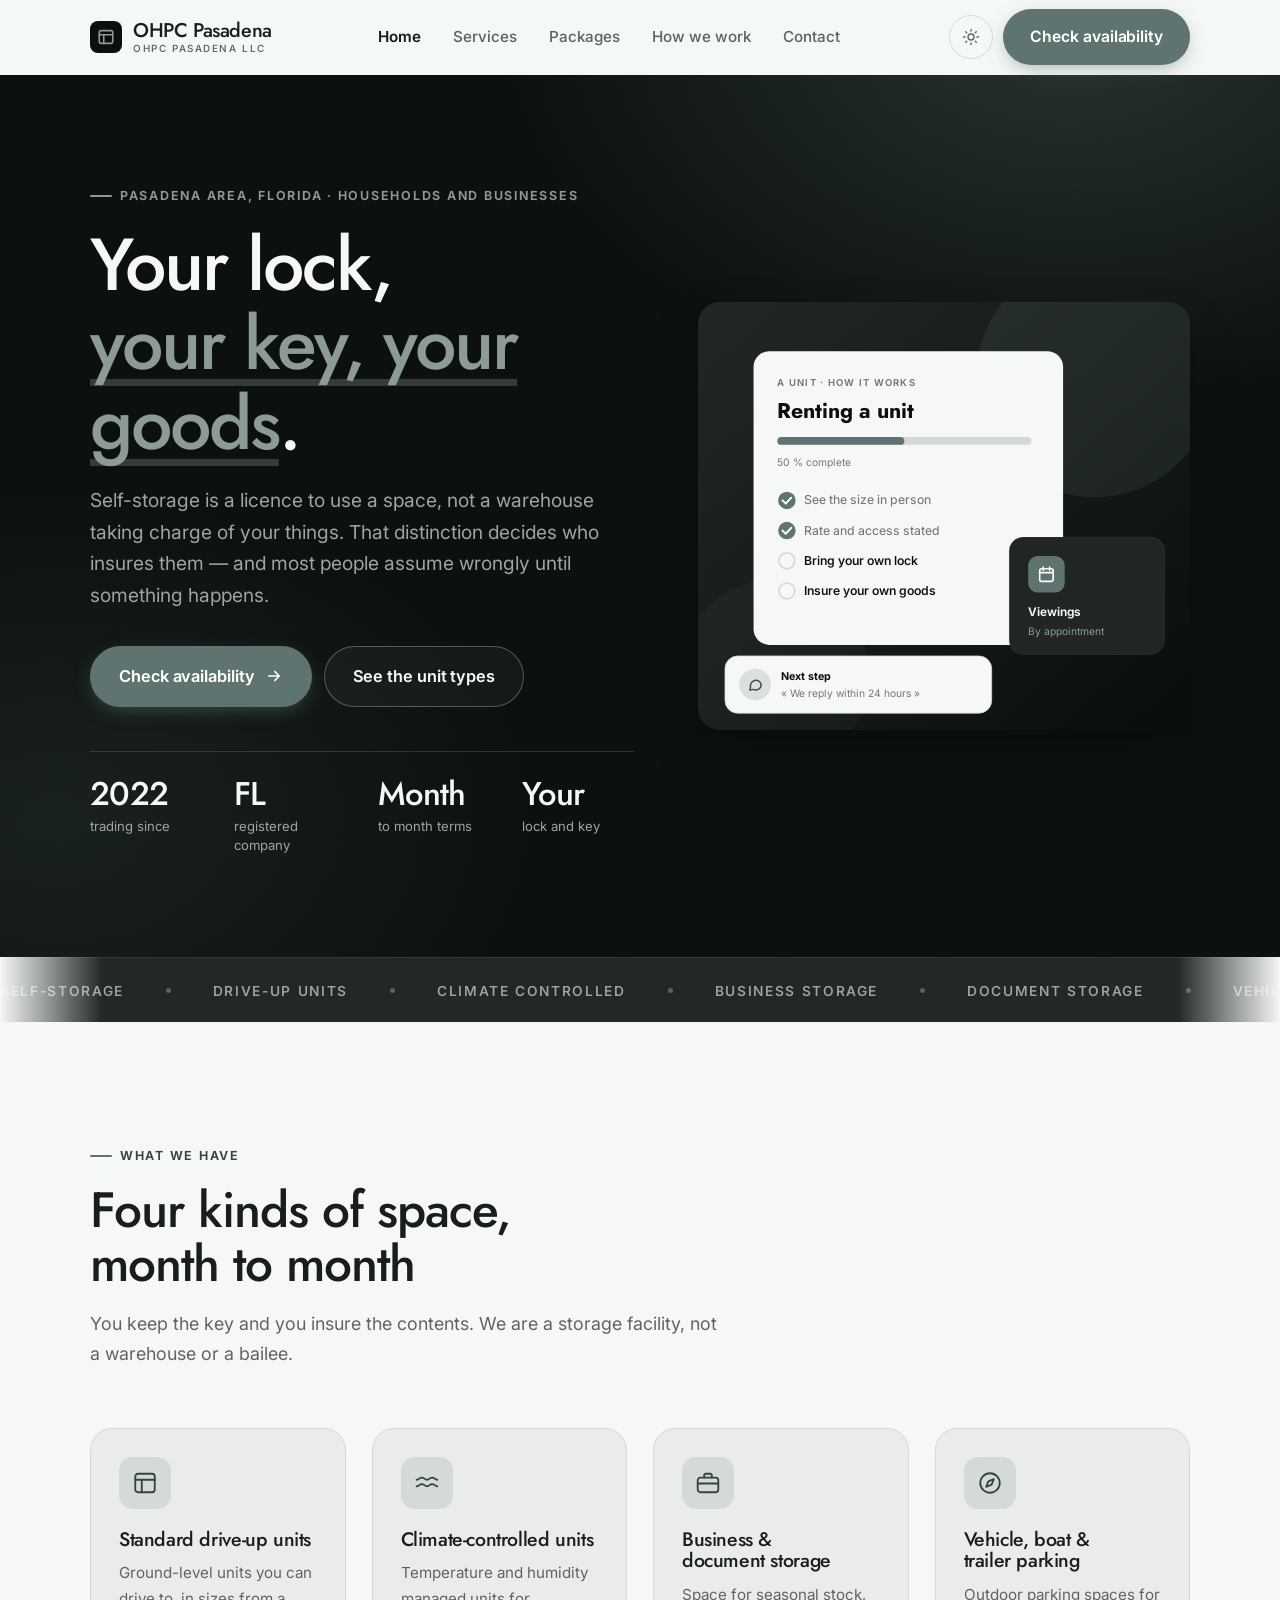
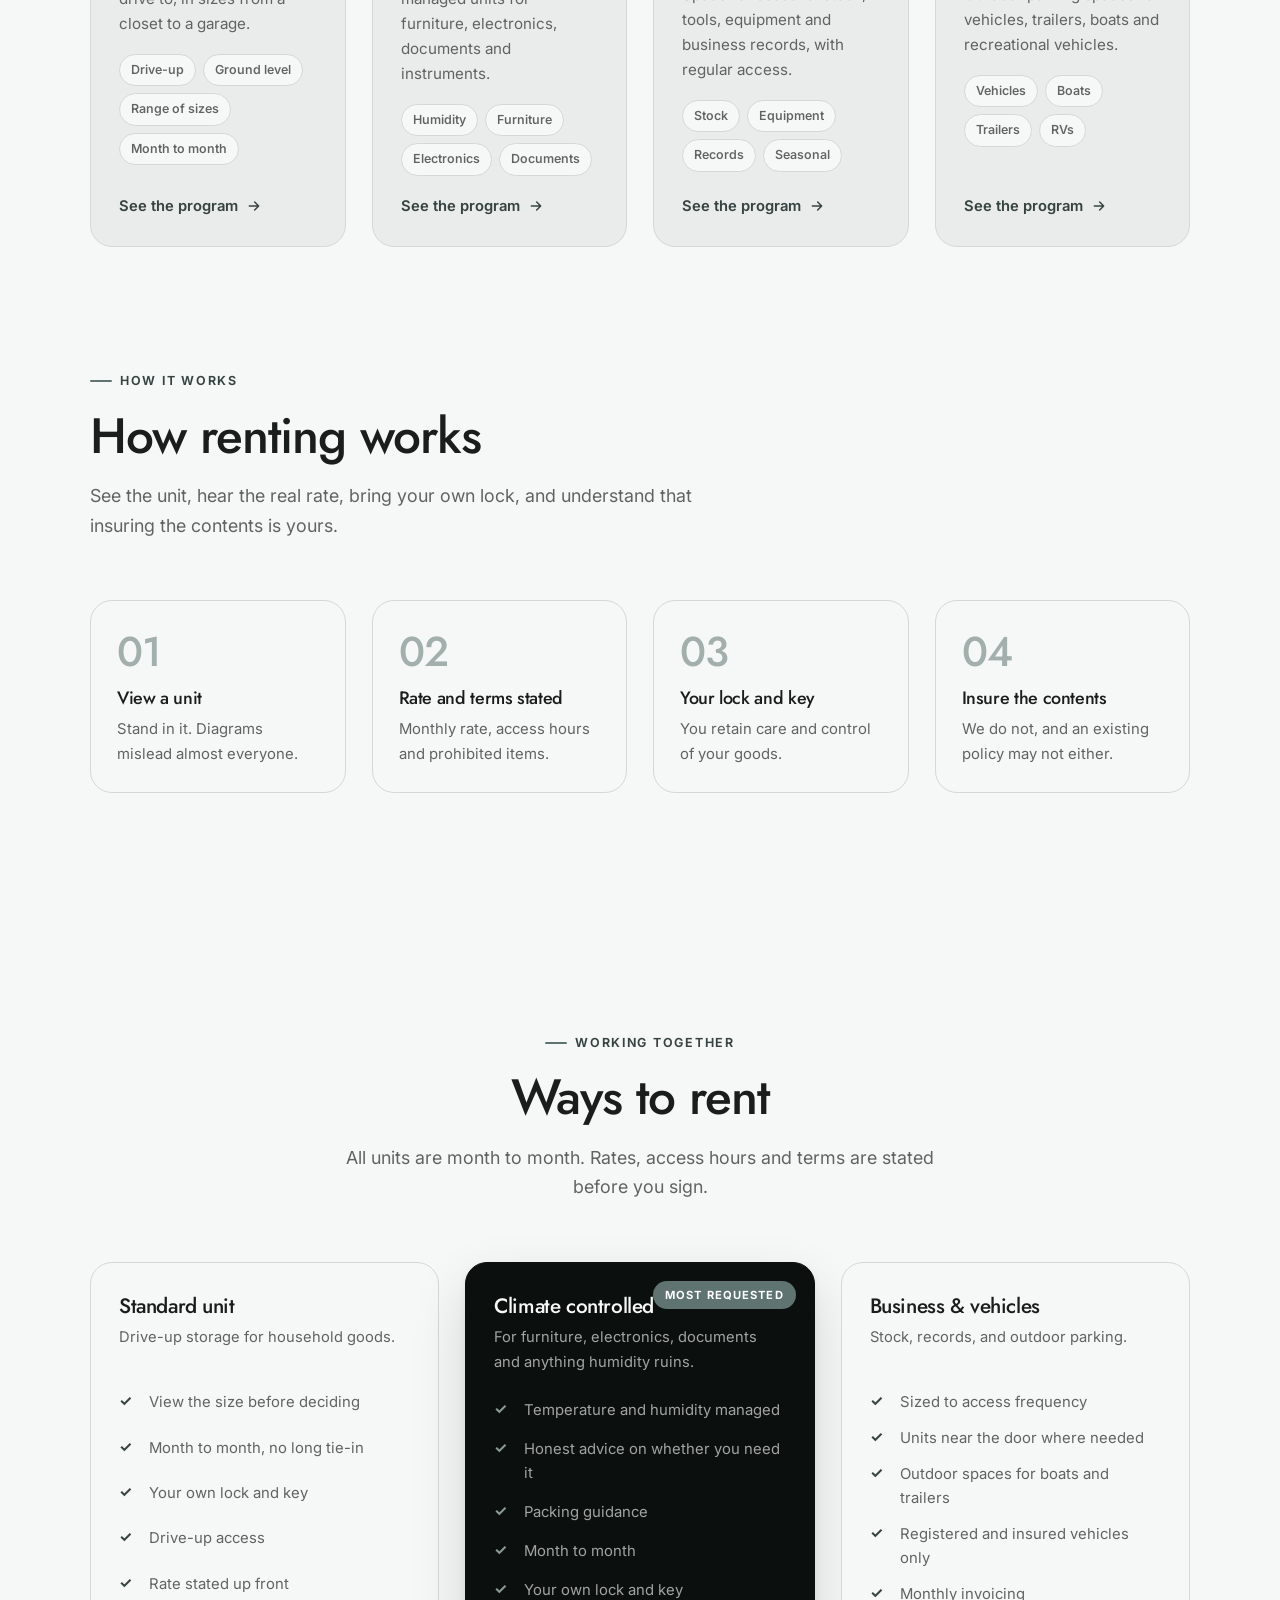
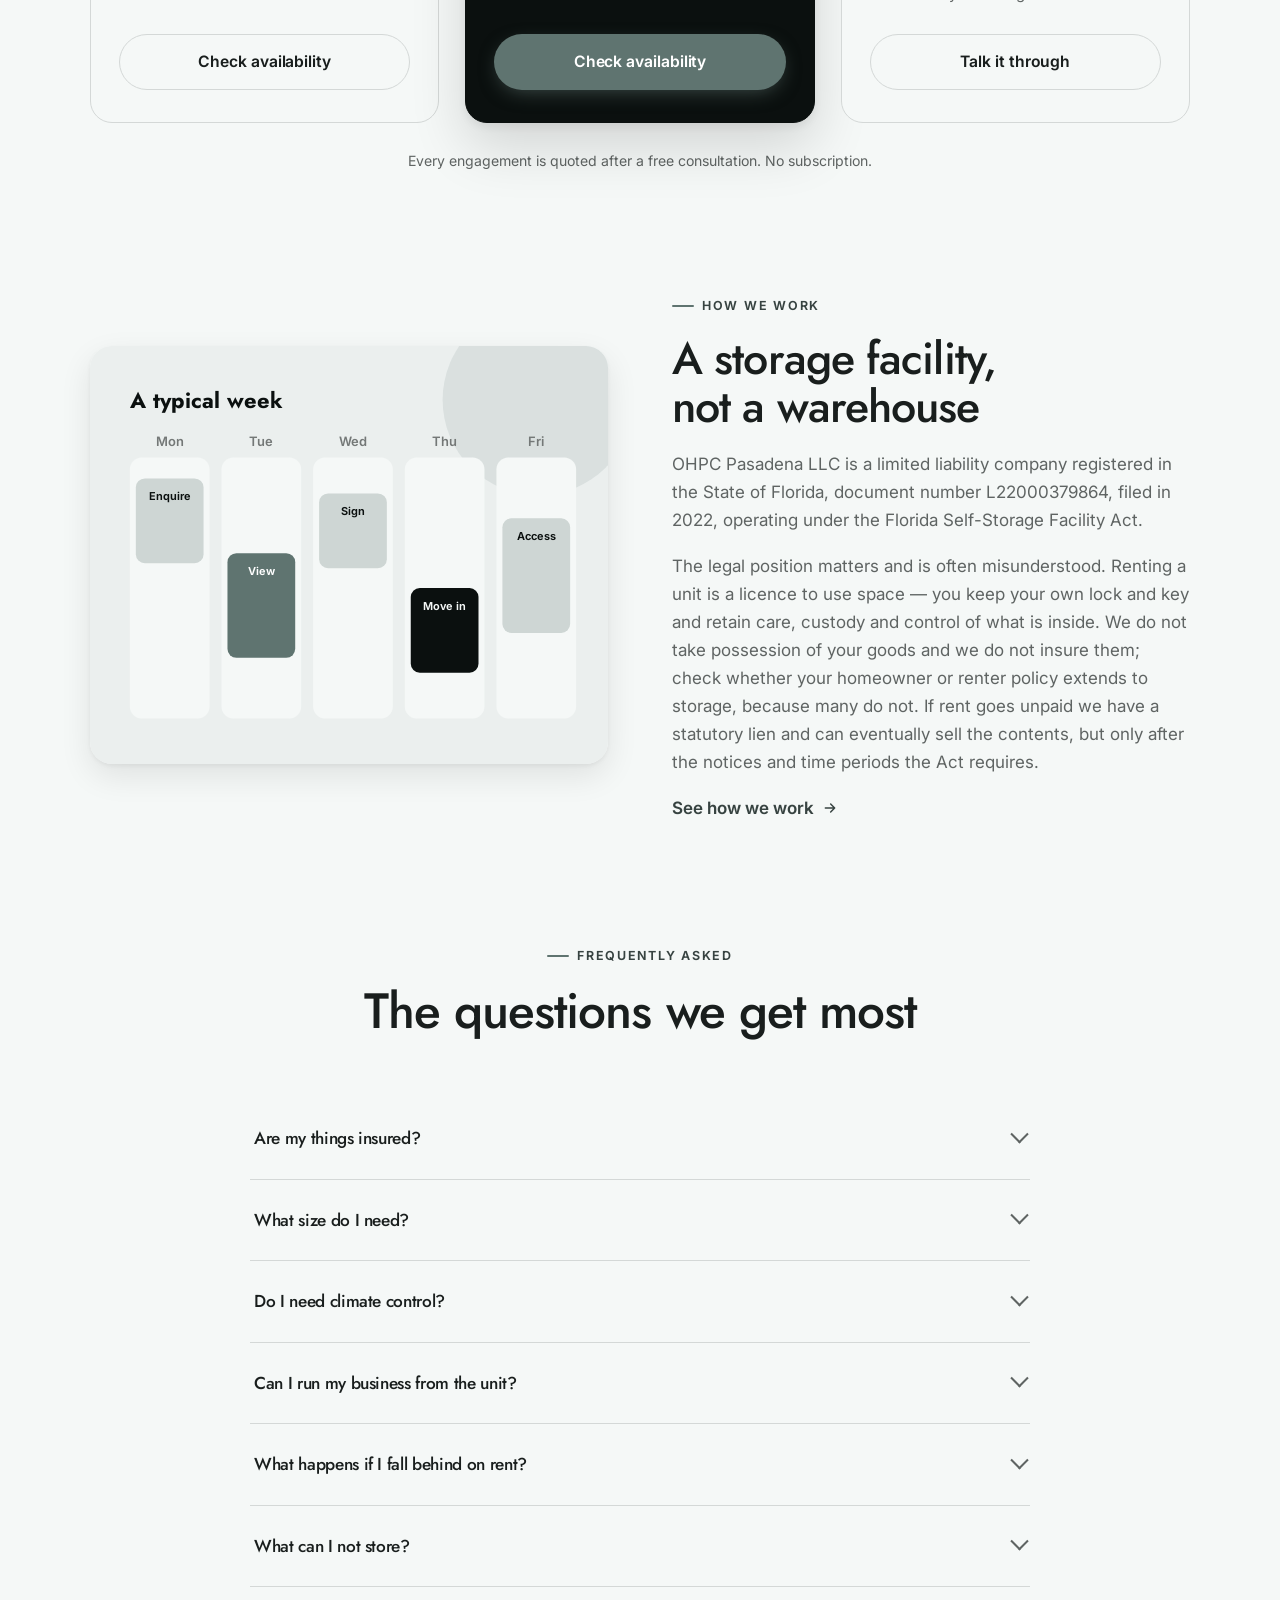
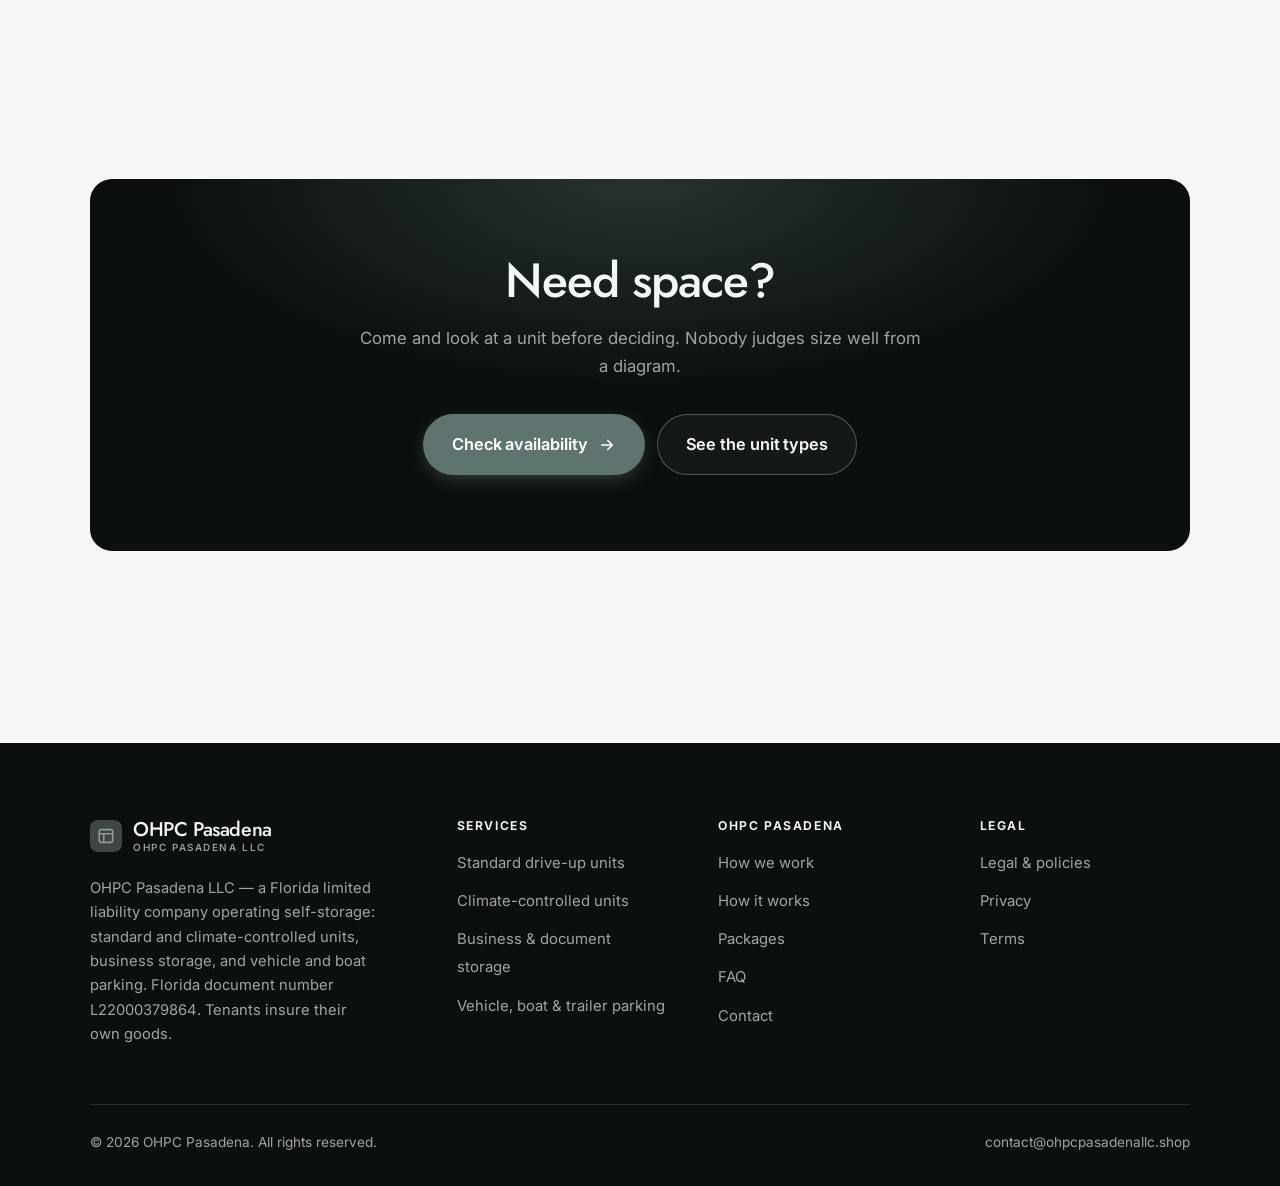
<file: index.html>
<!DOCTYPE html>
<html lang="en" class="no-js">
<head>
<meta charset="utf-8">
<meta name="viewport" content="width=device-width, initial-scale=1">
<title>OHPC Pasadena LLC — self-storage units</title>
<meta name="description" content="OHPC Pasadena LLC operates self-storage: standard and climate-controlled units, business and document storage, and vehicle and boat parking, with month-to-month terms.">
<link rel="canonical" href="https://ohpcpasadenallc.shop/">

<meta property="og:type" content="website">
<meta property="og:url" content="https://ohpcpasadenallc.shop/">
<meta property="og:site_name" content="OHPC Pasadena">
<meta property="og:locale" content="en_US">
<meta property="og:title" content="OHPC Pasadena LLC — self-storage units">
<meta property="og:description" content="OHPC Pasadena LLC operates self-storage: standard and climate-controlled units, business and document storage, and vehicle and boat parking, with month-to-month terms.">
<meta name="theme-color" content="#0b100f">

<link rel="icon" href="assets/img/favicon.svg" type="image/svg+xml">
<link rel="preconnect" href="https://fonts.googleapis.com">
<link rel="preconnect" href="https://fonts.gstatic.com" crossorigin>
<link rel="stylesheet" href="https://fonts.googleapis.com/css2?family=Jost:wght@400..700&family=Inter:wght@400..700&display=swap">
<link rel="stylesheet" href="assets/css/style.css">

<!-- Thème appliqué avant le premier rendu (évite le flash) -->
<script>
document.documentElement.classList.remove('no-js');
(function(){try{var t=localStorage.getItem('site-theme');if(t){document.documentElement.setAttribute('data-theme',t);}}catch(e){}})();
</script>
<script type="application/ld+json">
{
  "@context": "https://schema.org",
  "@type": "Organization",
  "name": "OHPC Pasadena",
  "url": "https://ohpcpasadenallc.shop/",
  "email": "contact@ohpcpasadenallc.shop",
  "description": "OHPC Pasadena LLC operates self-storage: standard and climate-controlled units, business and document storage, and vehicle and boat parking, with month-to-month terms.",
  "areaServed": "US",
  "knowsLanguage": "en"
}
</script>
</head>

<body>
<a class="skip-link" href="#main">Skip to main content</a>

<header class="site-header">
  <nav class="wrap nav" aria-label="Main navigation">
    <a class="brand" href="index.html">
      <svg class="brand__mark" viewBox="0 0 64 64" aria-hidden="true">
        <rect class="bm-bg" width="64" height="64" rx="16"/>
        <g class="bm-ic" transform="translate(14 14) scale(1.5)" fill="none" stroke-width="2.1" stroke-linecap="round" stroke-linejoin="round"><rect x="3" y="3.5" width="18" height="17" rx="2.5"/><path d="M3 9h18M9 9v11.5"/></g>
      </svg>
      <span>OHPC Pasadena<span class="brand__sub">OHPC Pasadena LLC</span></span>
    </a>

    <ul class="nav__links" id="nav-links">
      <li><a href="index.html" aria-current="page">Home</a></li>
      <li><a href="programs.html">Services</a></li>
      <li><a href="index.html#pricing">Packages</a></li>
      <li><a href="about.html">How we work</a></li>
      <li><a href="contact.html">Contact</a></li>
      <li><a class="btn btn--primary" href="contact.html">Check availability</a></li>
    </ul>

    <div class="nav__cta">
      <button class="theme-toggle" type="button" aria-label="Switch to dark theme">
        <svg class="icon-sun" viewBox="0 0 24 24" fill="none" stroke="currentColor" stroke-width="1.8" stroke-linecap="round" aria-hidden="true"><circle cx="12" cy="12" r="4"/><path d="M12 2v2m0 16v2M2 12h2m16 0h2M4.9 4.9l1.4 1.4m11.4 11.4 1.4 1.4M19.1 4.9l-1.4 1.4M6.3 17.7l-1.4 1.4"/></svg>
        <svg class="icon-moon" viewBox="0 0 24 24" fill="none" stroke="currentColor" stroke-width="1.8" stroke-linecap="round" stroke-linejoin="round" aria-hidden="true"><path d="M21 12.8A9 9 0 1 1 11.2 3a7 7 0 0 0 9.8 9.8z"/></svg>
      </button>
      <a class="btn btn--primary" href="contact.html">Check availability</a>
      <button class="nav__toggle" type="button" aria-expanded="false" aria-controls="nav-links" aria-label="Open menu">
        <svg class="icon-open" viewBox="0 0 24 24" fill="none" stroke="currentColor" stroke-width="2" stroke-linecap="round" aria-hidden="true"><path d="M3 6h18M3 12h18M3 18h18"/></svg>
        <svg class="icon-close" viewBox="0 0 24 24" fill="none" stroke="currentColor" stroke-width="2" stroke-linecap="round" aria-hidden="true"><path d="M6 6l12 12M18 6L6 18"/></svg>
      </button>
    </div>
  </nav>
</header>

<main id="main">

<section class="hero">
  <div class="wrap hero__inner">
    <div>
      <span class="eyebrow hero__eyebrow">Pasadena area, Florida · Households and businesses</span>
      <h1>Your lock,<br> <em>your key, your goods</em>.</h1>
      <p class="hero__lede">Self-storage is a licence to use a space, not a warehouse taking charge of your things. That distinction decides who insures them — and most people assume wrongly until something happens.</p>

      <div class="hero__actions">
        <a class="btn btn--primary btn--lg" href="contact.html">Check availability <svg viewBox="0 0 24 24" fill="none" stroke="currentColor" stroke-width="2.2" stroke-linecap="round" stroke-linejoin="round" aria-hidden="true"><path d="M5 12h14M13 6l6 6-6 6"/></svg></a>
        <a class="btn btn--on-dark btn--lg" href="programs.html">See the unit types</a>
      </div>

      <ul class="hero__proof">
        <li><span class="stat__num">2022</span><span class="stat__label">trading since</span></li>
        <li><span class="stat__num">FL</span><span class="stat__label">registered company</span></li>
        <li><span class="stat__num">Month</span><span class="stat__label">to month terms</span></li>
        <li><span class="stat__num">Your</span><span class="stat__label">lock and key</span></li>
      </ul>
    </div>

    <div class="hero__art">
      <svg viewBox="0 0 620 540" role="img" aria-label="How renting a self-storage unit at OHPC Pasadena works, from viewing to move-in.">
        <defs>
          <linearGradient id="hbg" x1="0" y1="0" x2="1" y2="1">
            <stop offset="0" stop-color="#232827"/><stop offset="1" stop-color="#090d0c"/>
          </linearGradient>
        </defs>
        <rect width="620" height="540" rx="22" fill="url(#hbg)"/>
        <circle cx="500" cy="96" r="150" fill="#5f7470" opacity=".16"/>
        <circle cx="96" cy="470" r="120" fill="#5f7470" opacity=".08"/>

        <g style="font-family: var(--font-body)">
          <!-- Carte programme -->
          <rect x="70" y="62" width="390" height="370" rx="20" fill="#f5f8f7"/>
          <text x="100" y="106" font-size="12" font-weight="650" letter-spacing="1.6" fill="#747877">A UNIT · HOW IT WORKS</text>
          <text x="100" y="146" font-size="27" font-weight="700" fill="#0b100f" style="font-family: var(--font-display)">Renting a unit</text>
          <rect x="100" y="170" width="320" height="10" rx="5" fill="#d4d8d7"/>
          <rect x="100" y="170" width="160" height="10" rx="5" fill="#5f7470"/>
          <text x="100" y="206" font-size="13" fill="#747877">50 % complete</text>
          <circle cx="112" cy="250" r="11" fill="#5f7470"/><path d="M106.5 250l4 4 7-7.5" fill="none" stroke="#ffffff" stroke-width="2.4" stroke-linecap="round" stroke-linejoin="round"/><text x="134" y="255" font-size="15.5" fill="#747877" font-weight="450">See the size in person</text>
          <circle cx="112" cy="288" r="11" fill="#5f7470"/><path d="M106.5 288l4 4 7-7.5" fill="none" stroke="#ffffff" stroke-width="2.4" stroke-linecap="round" stroke-linejoin="round"/><text x="134" y="293" font-size="15.5" fill="#747877" font-weight="450">Rate and access stated</text>
          <circle cx="112" cy="326" r="10" fill="none" stroke="#d4d8d7" stroke-width="2"/><text x="134" y="331" font-size="15.5" fill="#0b100f" font-weight="560">Bring your own lock</text>
          <circle cx="112" cy="364" r="10" fill="none" stroke="#d4d8d7" stroke-width="2"/><text x="134" y="369" font-size="15.5" fill="#0b100f" font-weight="560">Insure your own goods</text>

          <!-- Carte séance -->
          <rect x="392" y="296" width="196" height="148" rx="18" fill="#212625" stroke="#ffffff" stroke-opacity=".08"/>
          <rect x="416" y="320" width="46" height="46" rx="12" fill="#5f7470"/>
          <g transform="translate(427 331)" fill="none" stroke="#ffffff" color="#ffffff" stroke-width="2" stroke-linecap="round" stroke-linejoin="round"><rect x="3.5" y="5" width="17" height="16" rx="2.5"/><path d="M8 3v4M16 3v4M3.5 10h17"/></g>
          <text x="416" y="396" font-size="15" font-weight="650" fill="#f5f8f7">Viewings</text>
          <text x="416" y="420" font-size="13" fill="#8c9b98">By appointment</text>

          <!-- Retour du coach -->
          <rect x="34" y="446" width="336" height="72" rx="16" fill="#f5f8f7" stroke="#d4d8d7"/>
          <circle cx="72" cy="482" r="20" fill="#dae0df"/>
          <g transform="translate(62 472) scale(.84)" fill="none" stroke="#3e4b49" stroke-width="2.2" stroke-linecap="round" stroke-linejoin="round"><path d="M21 12a8 8 0 0 1-11.6 7.1L4 20l1-4.6A8 8 0 1 1 21 12z"/></g>
          <text x="104" y="476" font-size="13.5" font-weight="700" fill="#0b100f">Next step</text>
          <text x="104" y="498" font-size="13" fill="#747877">« We reply within 24 hours »</text>
        </g>
      </svg>
    </div>
  </div>
</section>

<div class="marquee" aria-hidden="true">
  <div class="marquee__track"><span>Self-storage</span><span>Drive-up units</span><span>Climate controlled</span><span>Business storage</span><span>Document storage</span><span>Vehicle parking</span><span>Boat and trailer</span><span>Month to month</span><span>Your own lock</span><span>Insure your goods</span><span>Self-storage</span><span>Drive-up units</span><span>Climate controlled</span><span>Business storage</span><span>Document storage</span><span>Vehicle parking</span><span>Boat and trailer</span><span>Month to month</span><span>Your own lock</span><span>Insure your goods</span></div>
</div>

<section class="section wrap" id="programs">
  <div class="section-head reveal">
    <span class="eyebrow">What we have</span>
    <h2>Four kinds of space, month to month</h2>
    <p>You keep the key and you insure the contents. We are a storage facility, not a warehouse or a bailee.</p>
  </div>
  <div class="grid grid--4 reveal-group">
    <a class="card" href="programs.html#standard">
      <div class="card__icon"><svg viewBox="0 0 24 24" fill="none" stroke="currentColor" stroke-width="1.7" stroke-linecap="round" stroke-linejoin="round" aria-hidden="true"><rect x="3" y="3.5" width="18" height="17" rx="2.5"/><path d="M3 9h18M9 9v11.5"/></svg></div>
      <h3>Standard drive-up units</h3>
      <p>Ground-level units you can drive to, in sizes from a closet to a garage.</p>
      <ul class="tags"><li>Drive-up</li><li>Ground level</li><li>Range of sizes</li><li>Month to month</li></ul>
      <span class="arrow-link">See the program <svg viewBox="0 0 24 24" fill="none" stroke="currentColor" stroke-width="2.2" stroke-linecap="round" stroke-linejoin="round" aria-hidden="true"><path d="M5 12h14M13 6l6 6-6 6"/></svg></span>
    </a>
    <a class="card" href="programs.html#climate">
      <div class="card__icon"><svg viewBox="0 0 24 24" fill="none" stroke="currentColor" stroke-width="1.7" stroke-linecap="round" stroke-linejoin="round" aria-hidden="true"><path d="M2.5 9c2.4 0 2.4-2 4.75-2s2.4 2 4.75 2 2.4-2 4.75-2 2.4 2 4.75 2M2.5 15c2.4 0 2.4-2 4.75-2s2.4 2 4.75 2 2.4-2 4.75-2 2.4 2 4.75 2"/></svg></div>
      <h3>Climate-controlled units</h3>
      <p>Temperature and humidity managed units for furniture, electronics, documents and instruments.</p>
      <ul class="tags"><li>Humidity</li><li>Furniture</li><li>Electronics</li><li>Documents</li></ul>
      <span class="arrow-link">See the program <svg viewBox="0 0 24 24" fill="none" stroke="currentColor" stroke-width="2.2" stroke-linecap="round" stroke-linejoin="round" aria-hidden="true"><path d="M5 12h14M13 6l6 6-6 6"/></svg></span>
    </a>
    <a class="card" href="programs.html#business">
      <div class="card__icon"><svg viewBox="0 0 24 24" fill="none" stroke="currentColor" stroke-width="1.7" stroke-linecap="round" stroke-linejoin="round" aria-hidden="true"><rect x="2.5" y="7" width="19" height="13.5" rx="2.5"/><path d="M8.5 7V5a1.5 1.5 0 0 1 1.5-1.5h4A1.5 1.5 0 0 1 15.5 5v2M2.5 12.5h19"/></svg></div>
      <h3>Business &amp; document storage</h3>
      <p>Space for seasonal stock, tools, equipment and business records, with regular access.</p>
      <ul class="tags"><li>Stock</li><li>Equipment</li><li>Records</li><li>Seasonal</li></ul>
      <span class="arrow-link">See the program <svg viewBox="0 0 24 24" fill="none" stroke="currentColor" stroke-width="2.2" stroke-linecap="round" stroke-linejoin="round" aria-hidden="true"><path d="M5 12h14M13 6l6 6-6 6"/></svg></span>
    </a>
    <a class="card" href="programs.html#vehicles">
      <div class="card__icon"><svg viewBox="0 0 24 24" fill="none" stroke="currentColor" stroke-width="1.7" stroke-linecap="round" stroke-linejoin="round" aria-hidden="true"><circle cx="12" cy="12" r="9"/><path d="M15.5 8.5 13.5 13.5 8.5 15.5 10.5 10.5z"/></svg></div>
      <h3>Vehicle, boat &amp; trailer parking</h3>
      <p>Outdoor parking spaces for vehicles, trailers, boats and recreational vehicles.</p>
      <ul class="tags"><li>Vehicles</li><li>Boats</li><li>Trailers</li><li>RVs</li></ul>
      <span class="arrow-link">See the program <svg viewBox="0 0 24 24" fill="none" stroke="currentColor" stroke-width="2.2" stroke-linecap="round" stroke-linejoin="round" aria-hidden="true"><path d="M5 12h14M13 6l6 6-6 6"/></svg></span>
    </a>
  </div>
</section>

<section class="section section--flush wrap" id="how-it-works">
  <div class="section-head reveal">
    <span class="eyebrow">How it works</span>
    <h2>How renting works</h2>
    <p>See the unit, hear the real rate, bring your own lock, and understand that insuring the contents is yours.</p>
  </div>
  <div class="grid grid--4 steps reveal-group">
    <article class="step">
      <h3>View a unit</h3>
      <p>Stand in it. Diagrams mislead almost everyone.</p>
    </article>
    <article class="step">
      <h3>Rate and terms stated</h3>
      <p>Monthly rate, access hours and prohibited items.</p>
    </article>
    <article class="step">
      <h3>Your lock and key</h3>
      <p>You retain care and control of your goods.</p>
    </article>
    <article class="step">
      <h3>Insure the contents</h3>
      <p>We do not, and an existing policy may not either.</p>
    </article>
  </div>
</section>

<section class="section wrap" id="pricing">
  <div class="section-head section-head--center reveal">
    <span class="eyebrow">Working together</span>
    <h2>Ways to rent</h2>
    <p>All units are month to month. Rates, access hours and terms are stated before you sign.</p>
  </div>
  <div class="grid grid--3 plans reveal-group">
    <article class="plan">
      
      <h3>Standard unit</h3>
      <p class="plan__desc">Drive-up storage for household goods.</p>
      
      <ul class="plan__features">
        <li>View the size before deciding</li>
        <li>Month to month, no long tie-in</li>
        <li>Your own lock and key</li>
        <li>Drive-up access</li>
        <li>Rate stated up front</li>
      </ul>
      <a class="btn btn--ghost btn--block" href="contact.html">Check availability</a>
    </article>
    <article class="plan plan--featured">
      <span class="plan__tag">Most requested</span>
      <h3>Climate controlled</h3>
      <p class="plan__desc">For furniture, electronics, documents and anything humidity ruins.</p>
      
      <ul class="plan__features">
        <li>Temperature and humidity managed</li>
        <li>Honest advice on whether you need it</li>
        <li>Packing guidance</li>
        <li>Month to month</li>
        <li>Your own lock and key</li>
      </ul>
      <a class="btn btn--primary btn--block" href="contact.html">Check availability</a>
    </article>
    <article class="plan">
      
      <h3>Business &amp; vehicles</h3>
      <p class="plan__desc">Stock, records, and outdoor parking.</p>
      
      <ul class="plan__features">
        <li>Sized to access frequency</li>
        <li>Units near the door where needed</li>
        <li>Outdoor spaces for boats and trailers</li>
        <li>Registered and insured vehicles only</li>
        <li>Monthly invoicing</li>
      </ul>
      <a class="btn btn--ghost btn--block" href="contact.html">Talk it through</a>
    </article>
  </div>
  <p class="plans-note">Every engagement is quoted after a free consultation. No subscription.</p>
</section>

<section class="section section--flush wrap">
  <div class="split reveal">
    <div class="split__art">
      <svg viewBox="0 0 520 420" role="img" aria-label="Example of a typical week: Enquire, View, Sign, Move in, Access.">
        <rect width="520" height="420" rx="20" fill="#ebefee"/>
        <circle cx="450" cy="54" r="96" fill="#5f7470" opacity=".12"/>
        <g style="font-family: var(--font-body)">
        <text x="40" y="62" font-size="22" font-weight="700" fill="#0b100f" style="font-family: var(--font-display)">A typical week</text>
        <text x="80" y="100" text-anchor="middle" font-size="13" font-weight="600" fill="#747877">Mon</text>
        <rect x="40" y="112" width="80" height="262" rx="12" fill="#f5f8f7"/>
        <rect x="46" y="133" width="68" height="85" rx="9" fill="#ced6d4"/>
        <text x="80" y="155" text-anchor="middle" font-size="11" font-weight="650" fill="#0b100f">Enquire</text>
        <text x="172" y="100" text-anchor="middle" font-size="13" font-weight="600" fill="#747877">Tue</text>
        <rect x="132" y="112" width="80" height="262" rx="12" fill="#f5f8f7"/>
        <rect x="138" y="208" width="68" height="105" rx="9" fill="#5f7470"/>
        <text x="172" y="230" text-anchor="middle" font-size="11" font-weight="650" fill="#ffffff">View</text>
        <text x="264" y="100" text-anchor="middle" font-size="13" font-weight="600" fill="#747877">Wed</text>
        <rect x="224" y="112" width="80" height="262" rx="12" fill="#f5f8f7"/>
        <rect x="230" y="148" width="68" height="75" rx="9" fill="#ced6d4"/>
        <text x="264" y="170" text-anchor="middle" font-size="11" font-weight="650" fill="#0b100f">Sign</text>
        <text x="356" y="100" text-anchor="middle" font-size="13" font-weight="600" fill="#747877">Thu</text>
        <rect x="316" y="112" width="80" height="262" rx="12" fill="#f5f8f7"/>
        <rect x="322" y="243" width="68" height="85" rx="9" fill="#0b100f"/>
        <text x="356" y="265" text-anchor="middle" font-size="11" font-weight="650" fill="#f5f8f7">Move in</text>
        <text x="448" y="100" text-anchor="middle" font-size="13" font-weight="600" fill="#747877">Fri</text>
        <rect x="408" y="112" width="80" height="262" rx="12" fill="#f5f8f7"/>
        <rect x="414" y="173" width="68" height="115" rx="9" fill="#ced6d4"/>
        <text x="448" y="195" text-anchor="middle" font-size="11" font-weight="650" fill="#0b100f">Access</text>
        </g>
      </svg>
    </div>
    <div>
      <span class="eyebrow">How we work</span>
      <h2>A storage facility, not a warehouse</h2>
      <p>OHPC Pasadena LLC is a limited liability company registered in the State of Florida, document number L22000379864, filed in 2022, operating under the Florida Self-Storage Facility Act.</p>
      <p>The legal position matters and is often misunderstood. Renting a unit is a licence to use space — you keep your own lock and key and retain care, custody and control of what is inside. We do not take possession of your goods and we do not insure them; check whether your homeowner or renter policy extends to storage, because many do not. If rent goes unpaid we have a statutory lien and can eventually sell the contents, but only after the notices and time periods the Act requires.</p>
      <p><a class="arrow-link" href="about.html">See how we work <svg viewBox="0 0 24 24" fill="none" stroke="currentColor" stroke-width="2.2" stroke-linecap="round" stroke-linejoin="round" aria-hidden="true"><path d="M5 12h14M13 6l6 6-6 6"/></svg></a></p>
    </div>
  </div>
</section>

<section class="section section--flush wrap" id="faq">
  <div class="section-head section-head--center reveal">
    <span class="eyebrow">Frequently asked</span>
    <h2>The questions we get most</h2>
  </div>
  <div class="faq reveal">
    <details>
      <summary>Are my things insured?</summary>
      <p>Not by us. You keep care and control of your goods, so insuring them is yours. Check whether an existing homeowner or renter policy extends to items in storage — many do not, or cap it low.</p>
    </details>
    <details>
      <summary>What size do I need?</summary>
      <p>Come and stand in one. Almost everyone misjudges from a diagram, and five minutes here prevents either paying for empty space or a very bad moving day.</p>
    </details>
    <details>
      <summary>Do I need climate control?</summary>
      <p>For upholstery, timber furniture, electronics, photographs and paperwork in Florida, usually yes — humidity does the damage, not heat. For garden tools and plastic bins, usually not, and we will say so.</p>
    </details>
    <details>
      <summary>Can I run my business from the unit?</summary>
      <p>No. You can store stock, equipment and records and access them, but a unit cannot be used as a workplace, a workshop or a place where customers come. That is in the agreement.</p>
    </details>
    <details>
      <summary>What happens if I fall behind on rent?</summary>
      <p>We have a statutory lien under Florida law and access can be denied, with the contents eventually sold — but only after the notices and waiting periods the Act requires. Talk to us early; it is nearly always resolvable.</p>
    </details>
    <details>
      <summary>What can I not store?</summary>
      <p>Food and perishables, living creatures, fuel, flammables or explosives, firearms and ammunition, hazardous or illegal materials, and anything likely to cause odour or attract pests.</p>
    </details>
  </div>
</section>

<section class="wrap section--tight">
  <div class="cta-band reveal">
    <h2>Need space?</h2>
    <p>Come and look at a unit before deciding. Nobody judges size well from a diagram.</p>
    <div class="hero__actions">
      <a class="btn btn--primary btn--lg" href="contact.html">Check availability <svg viewBox="0 0 24 24" fill="none" stroke="currentColor" stroke-width="2.2" stroke-linecap="round" stroke-linejoin="round" aria-hidden="true"><path d="M5 12h14M13 6l6 6-6 6"/></svg></a>
      <a class="btn btn--on-dark btn--lg" href="programs.html">See the unit types</a>
    </div>
  </div>
</section>

</main>

<footer class="site-footer">
  <div class="wrap">
    <div class="footer__grid">
      <div class="footer__brand">
        <a class="brand" href="index.html">
          <svg class="brand__mark" viewBox="0 0 64 64" aria-hidden="true">
        <rect class="bm-bg" width="64" height="64" rx="16"/>
        <g class="bm-ic" transform="translate(14 14) scale(1.5)" fill="none" stroke-width="2.1" stroke-linecap="round" stroke-linejoin="round"><rect x="3" y="3.5" width="18" height="17" rx="2.5"/><path d="M3 9h18M9 9v11.5"/></g>
      </svg>
          <span>OHPC Pasadena<span class="brand__sub">OHPC Pasadena LLC</span></span>
        </a>
        <p>OHPC Pasadena LLC — a Florida limited liability company operating self-storage: standard and climate-controlled units, business storage, and vehicle and boat parking. Florida document number L22000379864. Tenants insure their own goods.</p>
      </div>

      <div class="footer__col">
        <h4>Services</h4>
        <ul>
          <li><a href="programs.html#standard">Standard drive-up units</a></li>
          <li><a href="programs.html#climate">Climate-controlled units</a></li>
          <li><a href="programs.html#business">Business &amp; document storage</a></li>
          <li><a href="programs.html#vehicles">Vehicle, boat &amp; trailer parking</a></li>
        </ul>
      </div>

      <div class="footer__col">
        <h4>OHPC Pasadena</h4>
        <ul>
          <li><a href="about.html">How we work</a></li>
          <li><a href="index.html#how-it-works">How it works</a></li>
          <li><a href="index.html#pricing">Packages</a></li>
          <li><a href="index.html#faq">FAQ</a></li>
          <li><a href="contact.html">Contact</a></li>
        </ul>
      </div>

      <div class="footer__col">
        <h4>Legal</h4>
        <ul>
          <li><a href="legal.html">Legal &amp; policies</a></li>
          <li><a href="legal.html#privacy">Privacy</a></li>
          <li><a href="legal.html#terms">Terms</a></li>
        </ul>
      </div>
    </div>

    <div class="footer__bottom">
      <p>© <span data-year>2026</span> OHPC Pasadena. All rights reserved.</p>
      <p><a href="mailto:contact@ohpcpasadenallc.shop">contact@ohpcpasadenallc.shop</a></p>
    </div>
  </div>
</footer>

<script src="assets/js/main.js" defer></script>
</body>
</html>
</file>
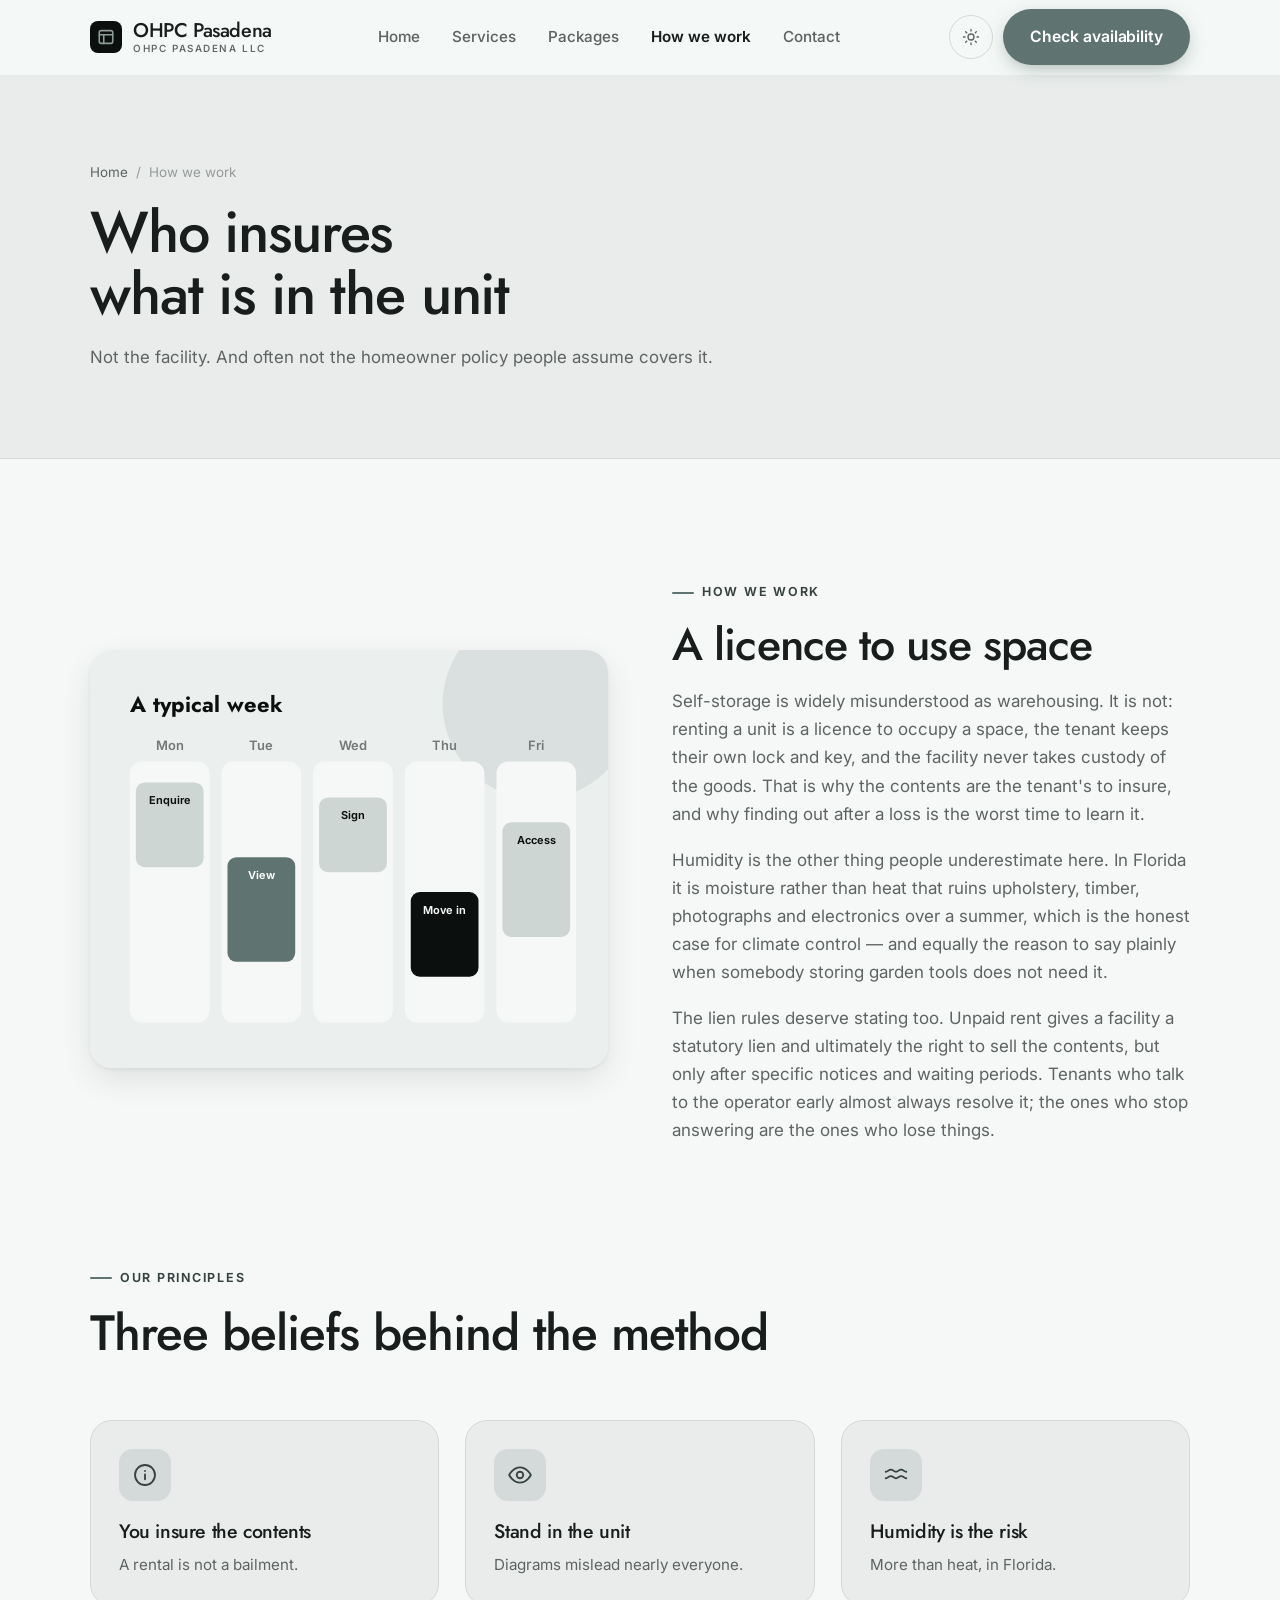
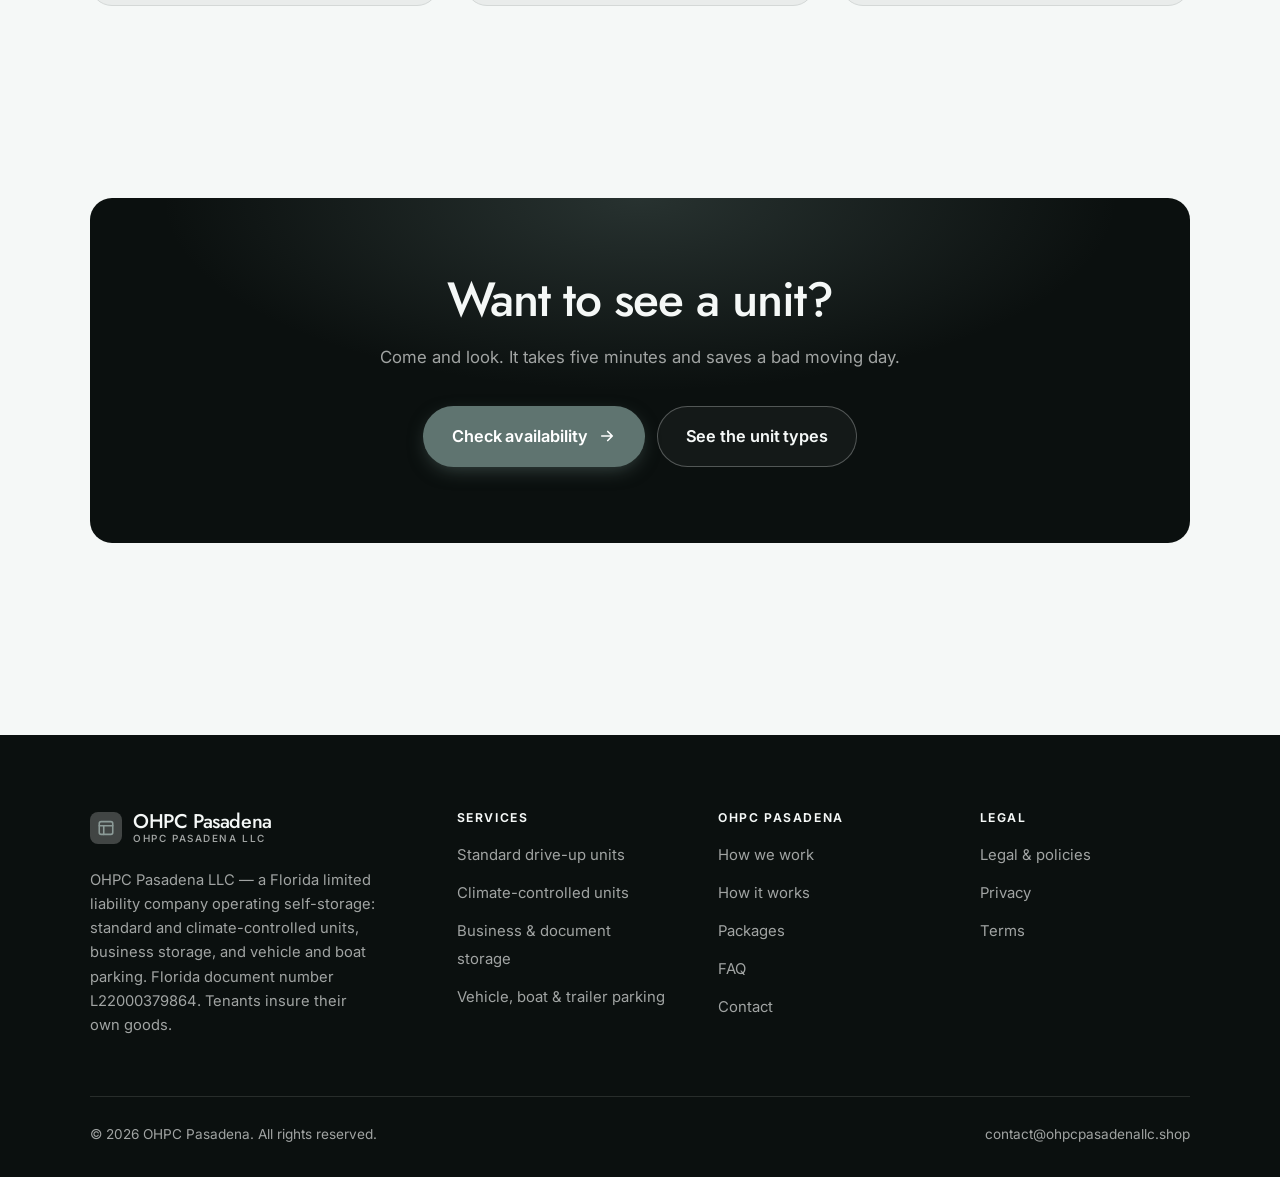
<file: about.html>
<!DOCTYPE html>
<html lang="en" class="no-js">
<head>
<meta charset="utf-8">
<meta name="viewport" content="width=device-width, initial-scale=1">
<title>How we work — OHPC Pasadena</title>
<meta name="description" content="About OHPC Pasadena LLC, a Florida self-storage facility, document number L22000379864.">
<link rel="canonical" href="https://ohpcpasadenallc.shop/about.html">

<meta property="og:type" content="website">
<meta property="og:url" content="https://ohpcpasadenallc.shop/about.html">
<meta property="og:site_name" content="OHPC Pasadena">
<meta property="og:locale" content="en_US">
<meta property="og:title" content="How we work — OHPC Pasadena">
<meta property="og:description" content="About OHPC Pasadena LLC, a Florida self-storage facility, document number L22000379864.">
<meta name="theme-color" content="#0b100f">

<link rel="icon" href="assets/img/favicon.svg" type="image/svg+xml">
<link rel="preconnect" href="https://fonts.googleapis.com">
<link rel="preconnect" href="https://fonts.gstatic.com" crossorigin>
<link rel="stylesheet" href="https://fonts.googleapis.com/css2?family=Jost:wght@400..700&family=Inter:wght@400..700&display=swap">
<link rel="stylesheet" href="assets/css/style.css">

<!-- Thème appliqué avant le premier rendu (évite le flash) -->
<script>
document.documentElement.classList.remove('no-js');
(function(){try{var t=localStorage.getItem('site-theme');if(t){document.documentElement.setAttribute('data-theme',t);}}catch(e){}})();
</script>
</head>

<body>
<a class="skip-link" href="#main">Skip to main content</a>

<header class="site-header">
  <nav class="wrap nav" aria-label="Main navigation">
    <a class="brand" href="index.html">
      <svg class="brand__mark" viewBox="0 0 64 64" aria-hidden="true">
        <rect class="bm-bg" width="64" height="64" rx="16"/>
        <g class="bm-ic" transform="translate(14 14) scale(1.5)" fill="none" stroke-width="2.1" stroke-linecap="round" stroke-linejoin="round"><rect x="3" y="3.5" width="18" height="17" rx="2.5"/><path d="M3 9h18M9 9v11.5"/></g>
      </svg>
      <span>OHPC Pasadena<span class="brand__sub">OHPC Pasadena LLC</span></span>
    </a>

    <ul class="nav__links" id="nav-links">
      <li><a href="index.html">Home</a></li>
      <li><a href="programs.html">Services</a></li>
      <li><a href="index.html#pricing">Packages</a></li>
      <li><a href="about.html" aria-current="page">How we work</a></li>
      <li><a href="contact.html">Contact</a></li>
      <li><a class="btn btn--primary" href="contact.html">Check availability</a></li>
    </ul>

    <div class="nav__cta">
      <button class="theme-toggle" type="button" aria-label="Switch to dark theme">
        <svg class="icon-sun" viewBox="0 0 24 24" fill="none" stroke="currentColor" stroke-width="1.8" stroke-linecap="round" aria-hidden="true"><circle cx="12" cy="12" r="4"/><path d="M12 2v2m0 16v2M2 12h2m16 0h2M4.9 4.9l1.4 1.4m11.4 11.4 1.4 1.4M19.1 4.9l-1.4 1.4M6.3 17.7l-1.4 1.4"/></svg>
        <svg class="icon-moon" viewBox="0 0 24 24" fill="none" stroke="currentColor" stroke-width="1.8" stroke-linecap="round" stroke-linejoin="round" aria-hidden="true"><path d="M21 12.8A9 9 0 1 1 11.2 3a7 7 0 0 0 9.8 9.8z"/></svg>
      </button>
      <a class="btn btn--primary" href="contact.html">Check availability</a>
      <button class="nav__toggle" type="button" aria-expanded="false" aria-controls="nav-links" aria-label="Open menu">
        <svg class="icon-open" viewBox="0 0 24 24" fill="none" stroke="currentColor" stroke-width="2" stroke-linecap="round" aria-hidden="true"><path d="M3 6h18M3 12h18M3 18h18"/></svg>
        <svg class="icon-close" viewBox="0 0 24 24" fill="none" stroke="currentColor" stroke-width="2" stroke-linecap="round" aria-hidden="true"><path d="M6 6l12 12M18 6L6 18"/></svg>
      </button>
    </div>
  </nav>
</header>

<main id="main">

<section class="page-head">
  <div class="wrap">
    <nav class="breadcrumb" aria-label="Breadcrumb">
      <a href="index.html">Home</a><span>/</span><span aria-current="page">How we work</span>
    </nav>
    <h1>Who insures what is in the unit</h1>
    <p>Not the facility. And often not the homeowner policy people assume covers it.</p>
  </div>
</section>

<section class="section wrap">
  <div class="split reveal">
    <div class="split__art">
      <svg viewBox="0 0 520 420" role="img" aria-label="Example of a typical week: Enquire, View, Sign, Move in, Access.">
        <rect width="520" height="420" rx="20" fill="#ebefee"/>
        <circle cx="450" cy="54" r="96" fill="#5f7470" opacity=".12"/>
        <g style="font-family: var(--font-body)">
        <text x="40" y="62" font-size="22" font-weight="700" fill="#0b100f" style="font-family: var(--font-display)">A typical week</text>
        <text x="80" y="100" text-anchor="middle" font-size="13" font-weight="600" fill="#747877">Mon</text>
        <rect x="40" y="112" width="80" height="262" rx="12" fill="#f5f8f7"/>
        <rect x="46" y="133" width="68" height="85" rx="9" fill="#ced6d4"/>
        <text x="80" y="155" text-anchor="middle" font-size="11" font-weight="650" fill="#0b100f">Enquire</text>
        <text x="172" y="100" text-anchor="middle" font-size="13" font-weight="600" fill="#747877">Tue</text>
        <rect x="132" y="112" width="80" height="262" rx="12" fill="#f5f8f7"/>
        <rect x="138" y="208" width="68" height="105" rx="9" fill="#5f7470"/>
        <text x="172" y="230" text-anchor="middle" font-size="11" font-weight="650" fill="#ffffff">View</text>
        <text x="264" y="100" text-anchor="middle" font-size="13" font-weight="600" fill="#747877">Wed</text>
        <rect x="224" y="112" width="80" height="262" rx="12" fill="#f5f8f7"/>
        <rect x="230" y="148" width="68" height="75" rx="9" fill="#ced6d4"/>
        <text x="264" y="170" text-anchor="middle" font-size="11" font-weight="650" fill="#0b100f">Sign</text>
        <text x="356" y="100" text-anchor="middle" font-size="13" font-weight="600" fill="#747877">Thu</text>
        <rect x="316" y="112" width="80" height="262" rx="12" fill="#f5f8f7"/>
        <rect x="322" y="243" width="68" height="85" rx="9" fill="#0b100f"/>
        <text x="356" y="265" text-anchor="middle" font-size="11" font-weight="650" fill="#f5f8f7">Move in</text>
        <text x="448" y="100" text-anchor="middle" font-size="13" font-weight="600" fill="#747877">Fri</text>
        <rect x="408" y="112" width="80" height="262" rx="12" fill="#f5f8f7"/>
        <rect x="414" y="173" width="68" height="115" rx="9" fill="#ced6d4"/>
        <text x="448" y="195" text-anchor="middle" font-size="11" font-weight="650" fill="#0b100f">Access</text>
        </g>
      </svg>
    </div>
    <div>
      <span class="eyebrow">How we work</span>
      <h2>A licence to use space</h2>
      <p>Self-storage is widely misunderstood as warehousing. It is not: renting a unit is a licence to occupy a space, the tenant keeps their own lock and key, and the facility never takes custody of the goods. That is why the contents are the tenant's to insure, and why finding out after a loss is the worst time to learn it.</p>
      <p>Humidity is the other thing people underestimate here. In Florida it is moisture rather than heat that ruins upholstery, timber, photographs and electronics over a summer, which is the honest case for climate control — and equally the reason to say plainly when somebody storing garden tools does not need it.</p>
      <p>The lien rules deserve stating too. Unpaid rent gives a facility a statutory lien and ultimately the right to sell the contents, but only after specific notices and waiting periods. Tenants who talk to the operator early almost always resolve it; the ones who stop answering are the ones who lose things.</p>
      <!--
        TO DO: add a short introduction of the coach (name, real background),
        with a photo if possible. Do not invent credentials — see README.md.
      -->
    </div>
  </div>
</section>

<section class="section section--flush wrap">
  <div class="section-head reveal">
    <span class="eyebrow">Our principles</span>
    <h2>Three beliefs behind the method</h2>
  </div>
  <div class="grid grid--3 reveal-group">
    <article class="card">
      <div class="card__icon"><svg viewBox="0 0 24 24" fill="none" stroke="currentColor" stroke-width="1.7" stroke-linecap="round" stroke-linejoin="round" aria-hidden="true"><circle cx="12" cy="12" r="9.2"/><path d="M12 16v-4.5M12 8.2v.1"/></svg></div>
      <h3>You insure the contents</h3>
      <p>A rental is not a bailment.</p>
    </article>
    <article class="card">
      <div class="card__icon"><svg viewBox="0 0 24 24" fill="none" stroke="currentColor" stroke-width="1.7" stroke-linecap="round" stroke-linejoin="round" aria-hidden="true"><path d="M2 12s3.6-7 10-7 10 7 10 7-3.6 7-10 7S2 12 2 12z"/><circle cx="12" cy="12" r="3"/></svg></div>
      <h3>Stand in the unit</h3>
      <p>Diagrams mislead nearly everyone.</p>
    </article>
    <article class="card">
      <div class="card__icon"><svg viewBox="0 0 24 24" fill="none" stroke="currentColor" stroke-width="1.7" stroke-linecap="round" stroke-linejoin="round" aria-hidden="true"><path d="M2.5 9c2.4 0 2.4-2 4.75-2s2.4 2 4.75 2 2.4-2 4.75-2 2.4 2 4.75 2M2.5 15c2.4 0 2.4-2 4.75-2s2.4 2 4.75 2 2.4-2 4.75-2 2.4 2 4.75 2"/></svg></div>
      <h3>Humidity is the risk</h3>
      <p>More than heat, in Florida.</p>
    </article>
  </div>
</section>

<section class="wrap section--tight">
  <div class="cta-band reveal">
    <h2>Want to see a unit?</h2>
    <p>Come and look. It takes five minutes and saves a bad moving day.</p>
    <div class="hero__actions">
      <a class="btn btn--primary btn--lg" href="contact.html">Check availability <svg viewBox="0 0 24 24" fill="none" stroke="currentColor" stroke-width="2.2" stroke-linecap="round" stroke-linejoin="round" aria-hidden="true"><path d="M5 12h14M13 6l6 6-6 6"/></svg></a>
      <a class="btn btn--on-dark btn--lg" href="programs.html">See the unit types</a>
    </div>
  </div>
</section>

</main>

<footer class="site-footer">
  <div class="wrap">
    <div class="footer__grid">
      <div class="footer__brand">
        <a class="brand" href="index.html">
          <svg class="brand__mark" viewBox="0 0 64 64" aria-hidden="true">
        <rect class="bm-bg" width="64" height="64" rx="16"/>
        <g class="bm-ic" transform="translate(14 14) scale(1.5)" fill="none" stroke-width="2.1" stroke-linecap="round" stroke-linejoin="round"><rect x="3" y="3.5" width="18" height="17" rx="2.5"/><path d="M3 9h18M9 9v11.5"/></g>
      </svg>
          <span>OHPC Pasadena<span class="brand__sub">OHPC Pasadena LLC</span></span>
        </a>
        <p>OHPC Pasadena LLC — a Florida limited liability company operating self-storage: standard and climate-controlled units, business storage, and vehicle and boat parking. Florida document number L22000379864. Tenants insure their own goods.</p>
      </div>

      <div class="footer__col">
        <h4>Services</h4>
        <ul>
          <li><a href="programs.html#standard">Standard drive-up units</a></li>
          <li><a href="programs.html#climate">Climate-controlled units</a></li>
          <li><a href="programs.html#business">Business &amp; document storage</a></li>
          <li><a href="programs.html#vehicles">Vehicle, boat &amp; trailer parking</a></li>
        </ul>
      </div>

      <div class="footer__col">
        <h4>OHPC Pasadena</h4>
        <ul>
          <li><a href="about.html">How we work</a></li>
          <li><a href="index.html#how-it-works">How it works</a></li>
          <li><a href="index.html#pricing">Packages</a></li>
          <li><a href="index.html#faq">FAQ</a></li>
          <li><a href="contact.html">Contact</a></li>
        </ul>
      </div>

      <div class="footer__col">
        <h4>Legal</h4>
        <ul>
          <li><a href="legal.html">Legal &amp; policies</a></li>
          <li><a href="legal.html#privacy">Privacy</a></li>
          <li><a href="legal.html#terms">Terms</a></li>
        </ul>
      </div>
    </div>

    <div class="footer__bottom">
      <p>© <span data-year>2026</span> OHPC Pasadena. All rights reserved.</p>
      <p><a href="mailto:contact@ohpcpasadenallc.shop">contact@ohpcpasadenallc.shop</a></p>
    </div>
  </div>
</footer>

<script src="assets/js/main.js" defer></script>
</body>
</html>
</file>
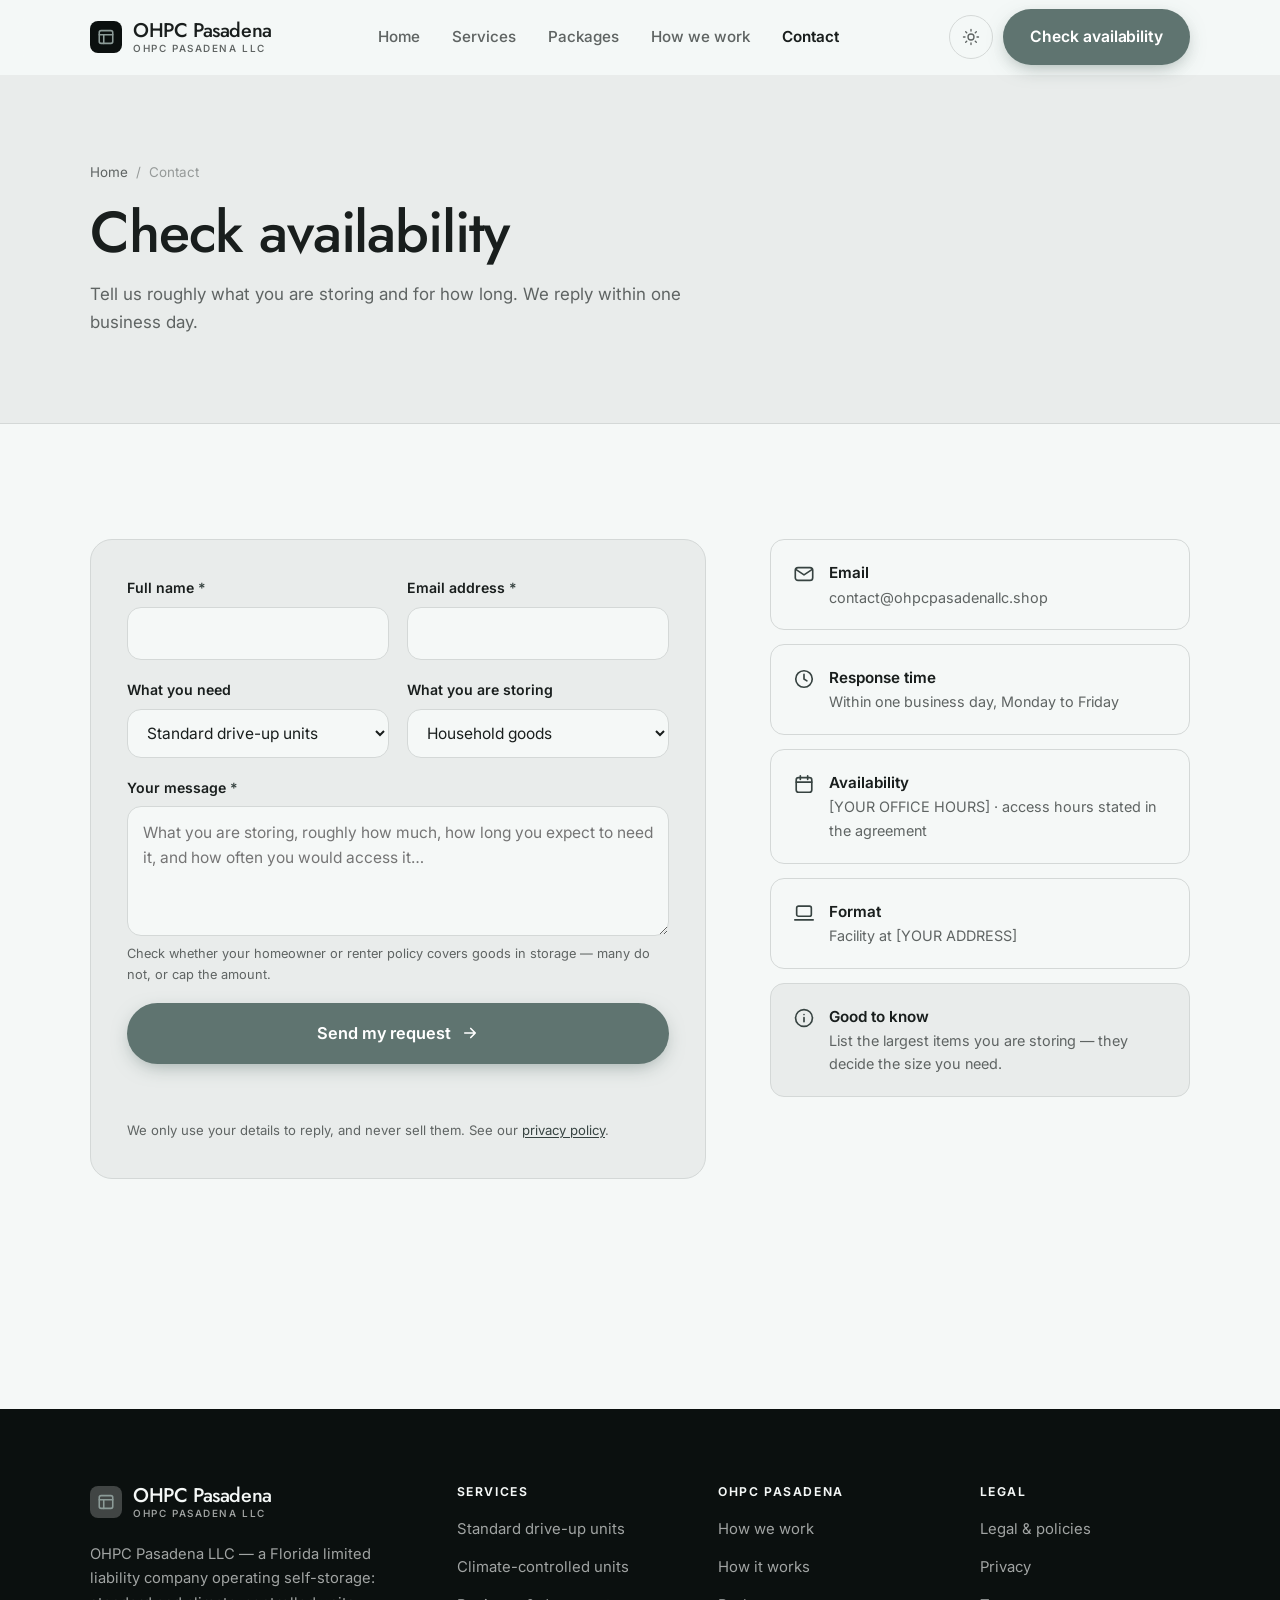
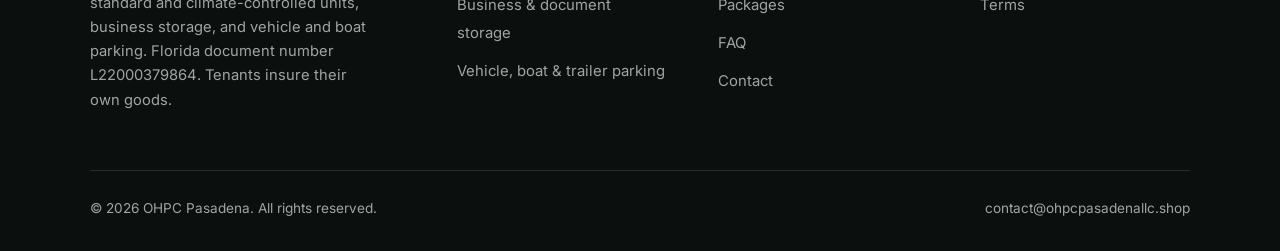
<file: contact.html>
<!DOCTYPE html>
<html lang="en" class="no-js">
<head>
<meta charset="utf-8">
<meta name="viewport" content="width=device-width, initial-scale=1">
<title>Contact — OHPC Pasadena</title>
<meta name="description" content="Contact OHPC Pasadena LLC about a storage unit. We reply within one business day.">
<link rel="canonical" href="https://ohpcpasadenallc.shop/contact.html">

<meta property="og:type" content="website">
<meta property="og:url" content="https://ohpcpasadenallc.shop/contact.html">
<meta property="og:site_name" content="OHPC Pasadena">
<meta property="og:locale" content="en_US">
<meta property="og:title" content="Contact — OHPC Pasadena">
<meta property="og:description" content="Contact OHPC Pasadena LLC about a storage unit. We reply within one business day.">
<meta name="theme-color" content="#0b100f">

<link rel="icon" href="assets/img/favicon.svg" type="image/svg+xml">
<link rel="preconnect" href="https://fonts.googleapis.com">
<link rel="preconnect" href="https://fonts.gstatic.com" crossorigin>
<link rel="stylesheet" href="https://fonts.googleapis.com/css2?family=Jost:wght@400..700&family=Inter:wght@400..700&display=swap">
<link rel="stylesheet" href="assets/css/style.css">

<!-- Thème appliqué avant le premier rendu (évite le flash) -->
<script>
document.documentElement.classList.remove('no-js');
(function(){try{var t=localStorage.getItem('site-theme');if(t){document.documentElement.setAttribute('data-theme',t);}}catch(e){}})();
</script>
</head>

<body>
<a class="skip-link" href="#main">Skip to main content</a>

<header class="site-header">
  <nav class="wrap nav" aria-label="Main navigation">
    <a class="brand" href="index.html">
      <svg class="brand__mark" viewBox="0 0 64 64" aria-hidden="true">
        <rect class="bm-bg" width="64" height="64" rx="16"/>
        <g class="bm-ic" transform="translate(14 14) scale(1.5)" fill="none" stroke-width="2.1" stroke-linecap="round" stroke-linejoin="round"><rect x="3" y="3.5" width="18" height="17" rx="2.5"/><path d="M3 9h18M9 9v11.5"/></g>
      </svg>
      <span>OHPC Pasadena<span class="brand__sub">OHPC Pasadena LLC</span></span>
    </a>

    <ul class="nav__links" id="nav-links">
      <li><a href="index.html">Home</a></li>
      <li><a href="programs.html">Services</a></li>
      <li><a href="index.html#pricing">Packages</a></li>
      <li><a href="about.html">How we work</a></li>
      <li><a href="contact.html" aria-current="page">Contact</a></li>
      <li><a class="btn btn--primary" href="contact.html">Check availability</a></li>
    </ul>

    <div class="nav__cta">
      <button class="theme-toggle" type="button" aria-label="Switch to dark theme">
        <svg class="icon-sun" viewBox="0 0 24 24" fill="none" stroke="currentColor" stroke-width="1.8" stroke-linecap="round" aria-hidden="true"><circle cx="12" cy="12" r="4"/><path d="M12 2v2m0 16v2M2 12h2m16 0h2M4.9 4.9l1.4 1.4m11.4 11.4 1.4 1.4M19.1 4.9l-1.4 1.4M6.3 17.7l-1.4 1.4"/></svg>
        <svg class="icon-moon" viewBox="0 0 24 24" fill="none" stroke="currentColor" stroke-width="1.8" stroke-linecap="round" stroke-linejoin="round" aria-hidden="true"><path d="M21 12.8A9 9 0 1 1 11.2 3a7 7 0 0 0 9.8 9.8z"/></svg>
      </button>
      <a class="btn btn--primary" href="contact.html">Check availability</a>
      <button class="nav__toggle" type="button" aria-expanded="false" aria-controls="nav-links" aria-label="Open menu">
        <svg class="icon-open" viewBox="0 0 24 24" fill="none" stroke="currentColor" stroke-width="2" stroke-linecap="round" aria-hidden="true"><path d="M3 6h18M3 12h18M3 18h18"/></svg>
        <svg class="icon-close" viewBox="0 0 24 24" fill="none" stroke="currentColor" stroke-width="2" stroke-linecap="round" aria-hidden="true"><path d="M6 6l12 12M18 6L6 18"/></svg>
      </button>
    </div>
  </nav>
</header>

<main id="main">

<section class="page-head">
  <div class="wrap">
    <nav class="breadcrumb" aria-label="Breadcrumb">
      <a href="index.html">Home</a><span>/</span><span aria-current="page">Contact</span>
    </nav>
    <h1>Check availability</h1>
    <p>Tell us roughly what you are storing and for how long. We reply within one business day.</p>
  </div>
</section>

<section class="section wrap">
  <div class="form-layout">

    <!--
      FORM: the action attribute holds a placeholder id. Create a free form at
      https://formspree.io and replace VOTRE_ID_FORMSPREE. Until then, the button
      opens the visitor's email app with a pre-filled message to contact@ohpcpasadenallc.shop.
    -->
    <form class="form" id="contact-form" action="https://formspree.io/f/VOTRE_ID_FORMSPREE" method="POST"
          data-email="contact@ohpcpasadenallc.shop" data-subject="Storage enquiry"
          data-msg-mail="Your email app will open with the message ready to send." data-msg-sending="Sending…"
          data-msg-ok="Thanks! Your message is on its way. We reply within one business day." data-msg-err="Sending failed. Please email us directly at">
      <div class="form__row">
        <div class="field">
          <label for="nom">Full name <span class="req" aria-hidden="true">*</span></label>
          <input type="text" id="nom" name="nom" autocomplete="name" required>
        </div>
        <div class="field">
          <label for="email">Email address <span class="req" aria-hidden="true">*</span></label>
          <input type="email" id="email" name="email" autocomplete="email" required>
        </div>
      </div>

      <div class="form__row">
        <div class="field">
          <label for="programme">What you need</label>
          <select id="programme" name="programme">
            <option>Standard drive-up units</option>
            <option>Climate-controlled units</option>
            <option>Business &amp; document storage</option>
            <option>Vehicle, boat &amp; trailer parking</option>
            <option>Not sure yet</option>
          </select>
        </div>
        <div class="field">
          <label for="niveau">What you are storing</label>
          <select id="niveau" name="niveau">
            <option>Household goods</option>
            <option>Furniture or electronics</option>
            <option>Business stock or records</option>
            <option>A vehicle, boat or trailer</option>
          </select>
        </div>
      </div>

      <div class="field">
        <label for="message">Your message <span class="req" aria-hidden="true">*</span></label>
        <textarea id="message" name="message" required placeholder="What you are storing, roughly how much, how long you expect to need it, and how often you would access it…"></textarea>
        <span class="field__hint">Check whether your homeowner or renter policy covers goods in storage — many do not, or cap the amount.</span>
      </div>

      <!-- Bot trap: hidden from humans -->
      <div class="visually-hidden" aria-hidden="true">
        <label for="site-web">Leave this field empty</label>
        <input type="text" id="site-web" name="_gotcha" tabindex="-1" autocomplete="off">
      </div>

      <button class="btn btn--primary btn--lg" type="submit">Send my request <svg viewBox="0 0 24 24" fill="none" stroke="currentColor" stroke-width="2.2" stroke-linecap="round" stroke-linejoin="round" aria-hidden="true"><path d="M5 12h14M13 6l6 6-6 6"/></svg></button>

      <p id="form-status" class="form__status" role="status" aria-live="polite"></p>

      <p class="form__note">
        We only use your details to reply, and never sell them. See our <a href="legal.html#privacy">privacy policy</a>.
      </p>
    </form>

    <aside class="contact-aside">
      <div class="contact-card">
        <svg viewBox="0 0 24 24" fill="none" stroke="currentColor" stroke-width="1.8" stroke-linecap="round" stroke-linejoin="round" aria-hidden="true"><rect x="2.5" y="5" width="19" height="14" rx="3"/><path d="M3 7l9 6 9-6"/></svg>
        <div><b>Email</b><a href="mailto:contact@ohpcpasadenallc.shop">contact@ohpcpasadenallc.shop</a></div>
      </div>
      <div class="contact-card">
        <svg viewBox="0 0 24 24" fill="none" stroke="currentColor" stroke-width="1.8" stroke-linecap="round" stroke-linejoin="round" aria-hidden="true"><circle cx="12" cy="12" r="9"/><path d="M12 7v5l3.2 2"/></svg>
        <div><b>Response time</b><span>Within one business day, Monday to Friday</span></div>
      </div>
      <div class="contact-card">
        <svg viewBox="0 0 24 24" fill="none" stroke="currentColor" stroke-width="1.8" stroke-linecap="round" stroke-linejoin="round" aria-hidden="true"><rect x="3.5" y="5" width="17" height="16" rx="2.5"/><path d="M8 3v4M16 3v4M3.5 10h17"/></svg>
        <div><b>Availability</b><span>[YOUR OFFICE HOURS] · access hours stated in the agreement</span></div>
      </div>
      <div class="contact-card">
        <svg viewBox="0 0 24 24" fill="none" stroke="currentColor" stroke-width="1.8" stroke-linecap="round" stroke-linejoin="round" aria-hidden="true"><rect x="4" y="4.5" width="16" height="11" rx="2"/><path d="M2 19.5h20"/></svg>
        <div><b>Format</b><span>Facility at [YOUR ADDRESS]</span></div>
      </div>
      <div class="contact-card contact-card--soft">
        <svg viewBox="0 0 24 24" fill="none" stroke="currentColor" stroke-width="1.8" stroke-linecap="round" stroke-linejoin="round" aria-hidden="true"><circle cx="12" cy="12" r="9.2"/><path d="M12 16v-4.5M12 8.2v.1"/></svg>
        <div><b>Good to know</b><span>List the largest items you are storing — they decide the size you need.</span></div>
      </div>
    </aside>

  </div>
</section>

</main>

<footer class="site-footer">
  <div class="wrap">
    <div class="footer__grid">
      <div class="footer__brand">
        <a class="brand" href="index.html">
          <svg class="brand__mark" viewBox="0 0 64 64" aria-hidden="true">
        <rect class="bm-bg" width="64" height="64" rx="16"/>
        <g class="bm-ic" transform="translate(14 14) scale(1.5)" fill="none" stroke-width="2.1" stroke-linecap="round" stroke-linejoin="round"><rect x="3" y="3.5" width="18" height="17" rx="2.5"/><path d="M3 9h18M9 9v11.5"/></g>
      </svg>
          <span>OHPC Pasadena<span class="brand__sub">OHPC Pasadena LLC</span></span>
        </a>
        <p>OHPC Pasadena LLC — a Florida limited liability company operating self-storage: standard and climate-controlled units, business storage, and vehicle and boat parking. Florida document number L22000379864. Tenants insure their own goods.</p>
      </div>

      <div class="footer__col">
        <h4>Services</h4>
        <ul>
          <li><a href="programs.html#standard">Standard drive-up units</a></li>
          <li><a href="programs.html#climate">Climate-controlled units</a></li>
          <li><a href="programs.html#business">Business &amp; document storage</a></li>
          <li><a href="programs.html#vehicles">Vehicle, boat &amp; trailer parking</a></li>
        </ul>
      </div>

      <div class="footer__col">
        <h4>OHPC Pasadena</h4>
        <ul>
          <li><a href="about.html">How we work</a></li>
          <li><a href="index.html#how-it-works">How it works</a></li>
          <li><a href="index.html#pricing">Packages</a></li>
          <li><a href="index.html#faq">FAQ</a></li>
          <li><a href="contact.html">Contact</a></li>
        </ul>
      </div>

      <div class="footer__col">
        <h4>Legal</h4>
        <ul>
          <li><a href="legal.html">Legal &amp; policies</a></li>
          <li><a href="legal.html#privacy">Privacy</a></li>
          <li><a href="legal.html#terms">Terms</a></li>
        </ul>
      </div>
    </div>

    <div class="footer__bottom">
      <p>© <span data-year>2026</span> OHPC Pasadena. All rights reserved.</p>
      <p><a href="mailto:contact@ohpcpasadenallc.shop">contact@ohpcpasadenallc.shop</a></p>
    </div>
  </div>
</footer>

<script src="assets/js/main.js" defer></script>
</body>
</html>
</file>
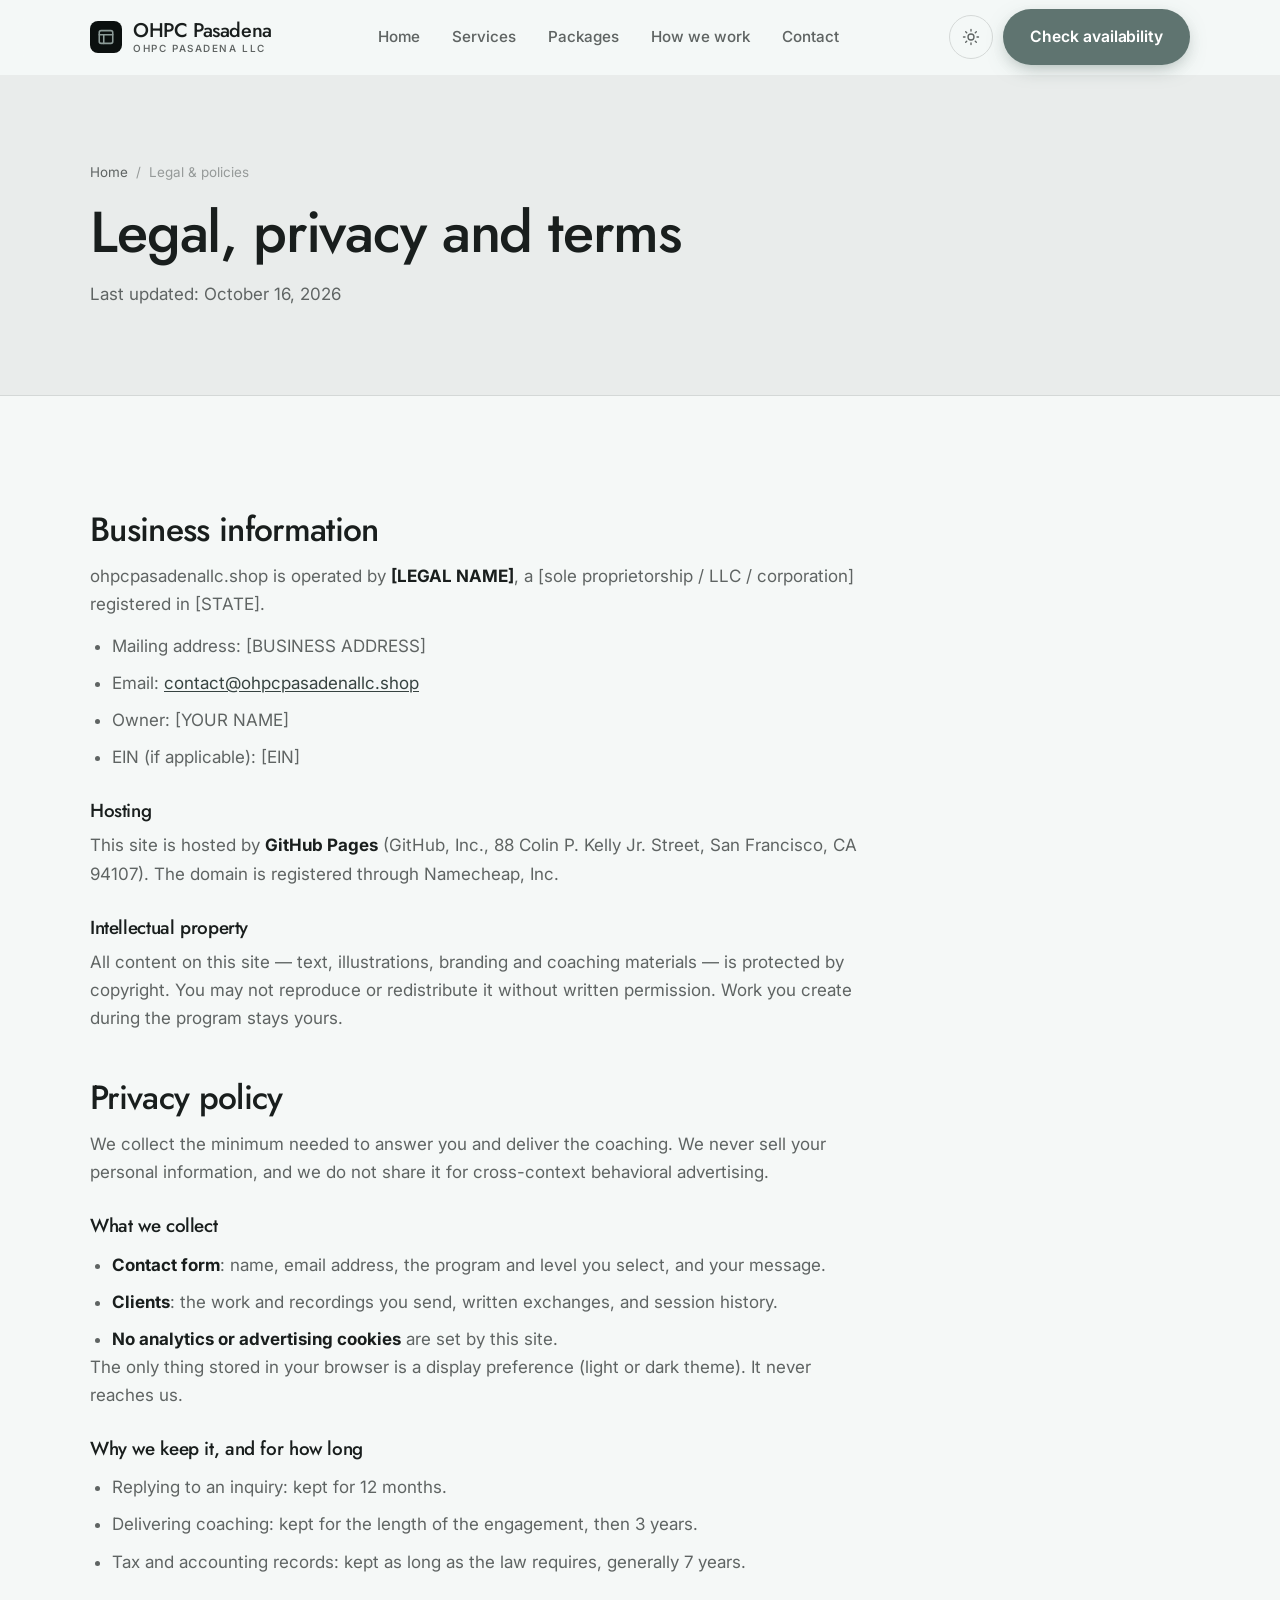
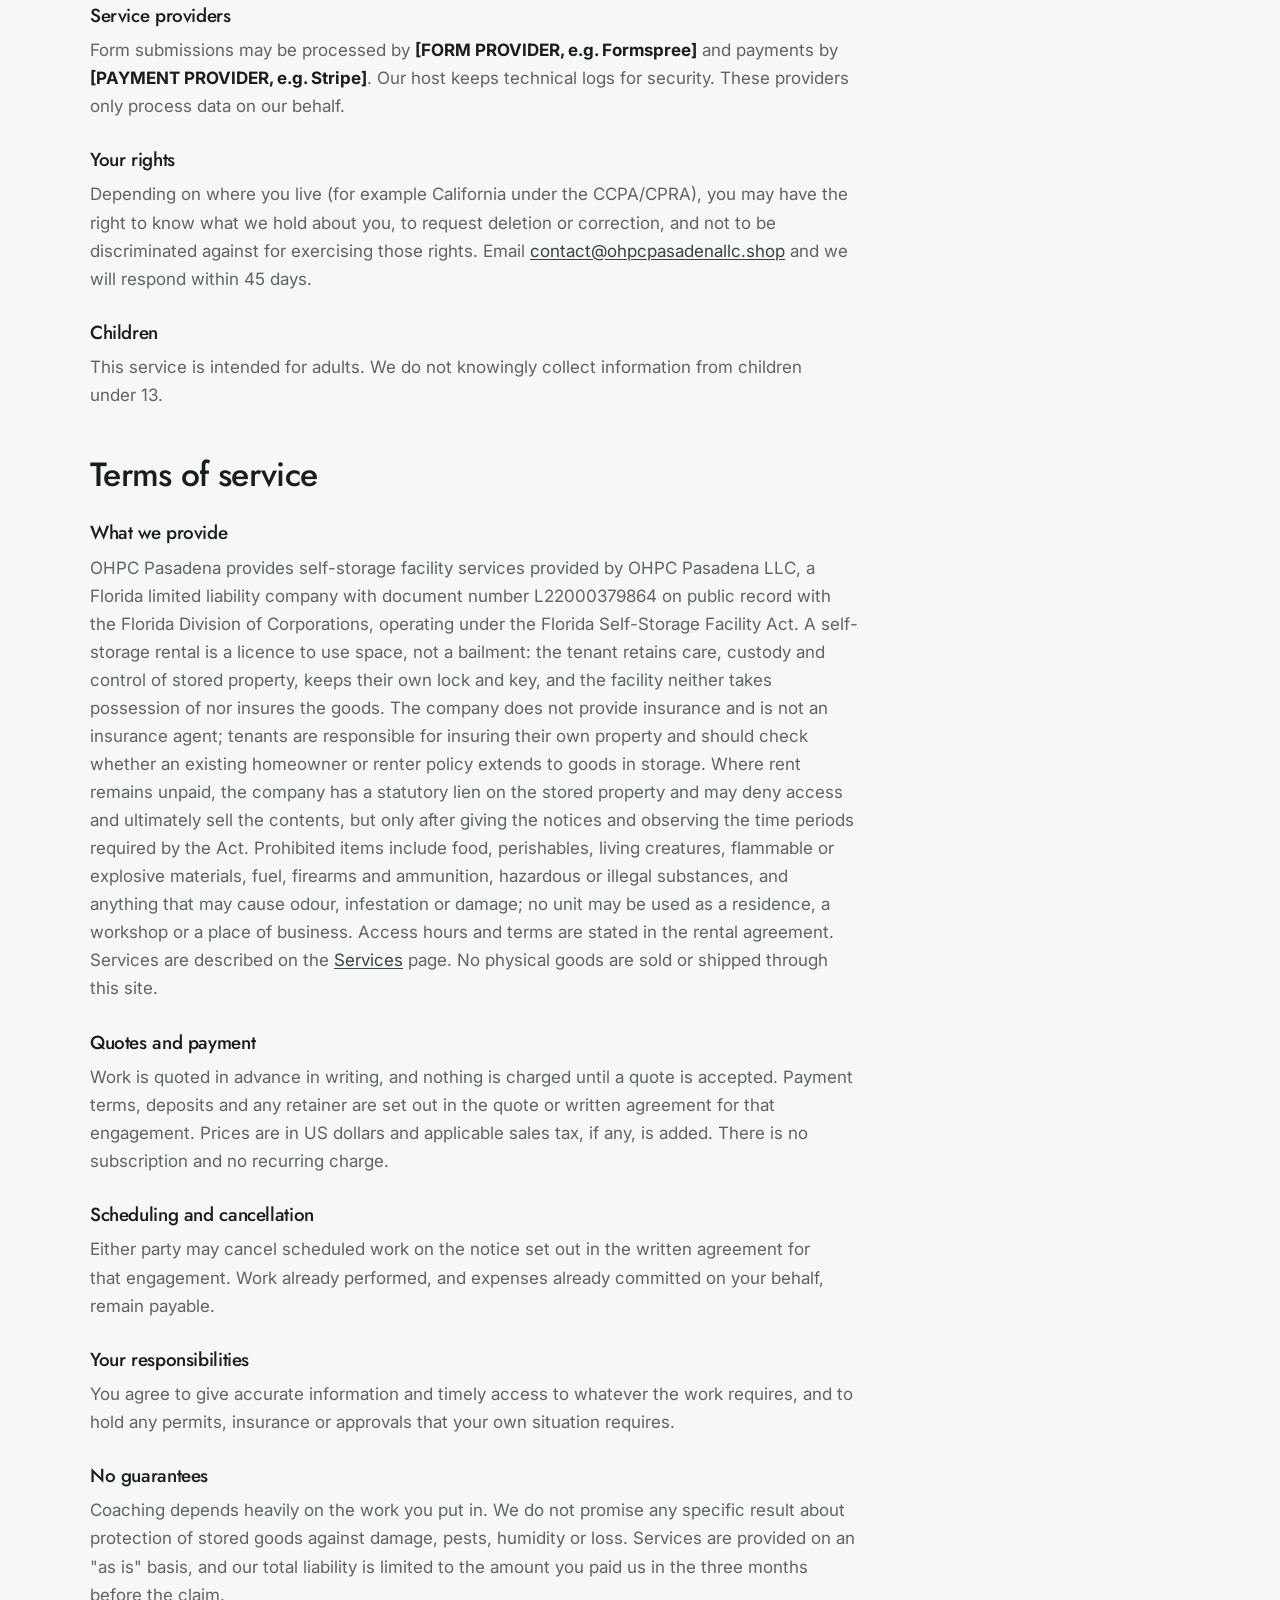
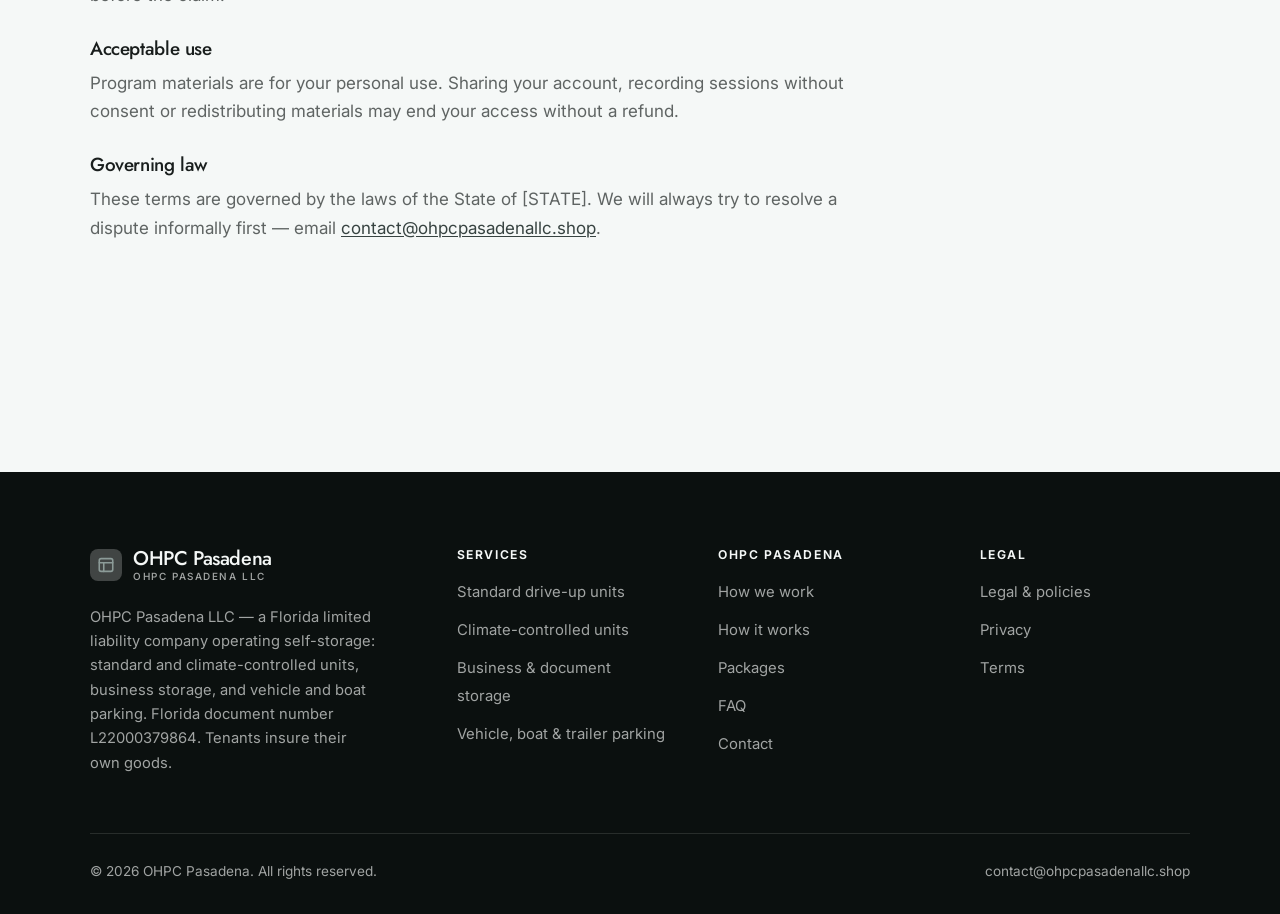
<file: legal.html>
<!DOCTYPE html>
<html lang="en" class="no-js">
<head>
<meta charset="utf-8">
<meta name="viewport" content="width=device-width, initial-scale=1">
<title>Legal, privacy and terms — OHPC Pasadena</title>
<meta name="description" content="Business information, privacy policy and terms of service for OHPC Pasadena.">
<meta name="robots" content="noindex">

<meta property="og:type" content="website">
<meta property="og:url" content="https://ohpcpasadenallc.shop/legal.html">
<meta property="og:site_name" content="OHPC Pasadena">
<meta property="og:locale" content="en_US">
<meta property="og:title" content="Legal, privacy and terms — OHPC Pasadena">
<meta property="og:description" content="Business information, privacy policy and terms of service for OHPC Pasadena.">
<meta name="theme-color" content="#0b100f">

<link rel="icon" href="assets/img/favicon.svg" type="image/svg+xml">
<link rel="preconnect" href="https://fonts.googleapis.com">
<link rel="preconnect" href="https://fonts.gstatic.com" crossorigin>
<link rel="stylesheet" href="https://fonts.googleapis.com/css2?family=Jost:wght@400..700&family=Inter:wght@400..700&display=swap">
<link rel="stylesheet" href="assets/css/style.css">

<!-- Thème appliqué avant le premier rendu (évite le flash) -->
<script>
document.documentElement.classList.remove('no-js');
(function(){try{var t=localStorage.getItem('site-theme');if(t){document.documentElement.setAttribute('data-theme',t);}}catch(e){}})();
</script>
</head>

<body>
<a class="skip-link" href="#main">Skip to main content</a>

<header class="site-header">
  <nav class="wrap nav" aria-label="Main navigation">
    <a class="brand" href="index.html">
      <svg class="brand__mark" viewBox="0 0 64 64" aria-hidden="true">
        <rect class="bm-bg" width="64" height="64" rx="16"/>
        <g class="bm-ic" transform="translate(14 14) scale(1.5)" fill="none" stroke-width="2.1" stroke-linecap="round" stroke-linejoin="round"><rect x="3" y="3.5" width="18" height="17" rx="2.5"/><path d="M3 9h18M9 9v11.5"/></g>
      </svg>
      <span>OHPC Pasadena<span class="brand__sub">OHPC Pasadena LLC</span></span>
    </a>

    <ul class="nav__links" id="nav-links">
      <li><a href="index.html">Home</a></li>
      <li><a href="programs.html">Services</a></li>
      <li><a href="index.html#pricing">Packages</a></li>
      <li><a href="about.html">How we work</a></li>
      <li><a href="contact.html">Contact</a></li>
      <li><a class="btn btn--primary" href="contact.html">Check availability</a></li>
    </ul>

    <div class="nav__cta">
      <button class="theme-toggle" type="button" aria-label="Switch to dark theme">
        <svg class="icon-sun" viewBox="0 0 24 24" fill="none" stroke="currentColor" stroke-width="1.8" stroke-linecap="round" aria-hidden="true"><circle cx="12" cy="12" r="4"/><path d="M12 2v2m0 16v2M2 12h2m16 0h2M4.9 4.9l1.4 1.4m11.4 11.4 1.4 1.4M19.1 4.9l-1.4 1.4M6.3 17.7l-1.4 1.4"/></svg>
        <svg class="icon-moon" viewBox="0 0 24 24" fill="none" stroke="currentColor" stroke-width="1.8" stroke-linecap="round" stroke-linejoin="round" aria-hidden="true"><path d="M21 12.8A9 9 0 1 1 11.2 3a7 7 0 0 0 9.8 9.8z"/></svg>
      </button>
      <a class="btn btn--primary" href="contact.html">Check availability</a>
      <button class="nav__toggle" type="button" aria-expanded="false" aria-controls="nav-links" aria-label="Open menu">
        <svg class="icon-open" viewBox="0 0 24 24" fill="none" stroke="currentColor" stroke-width="2" stroke-linecap="round" aria-hidden="true"><path d="M3 6h18M3 12h18M3 18h18"/></svg>
        <svg class="icon-close" viewBox="0 0 24 24" fill="none" stroke="currentColor" stroke-width="2" stroke-linecap="round" aria-hidden="true"><path d="M6 6l12 12M18 6L6 18"/></svg>
      </button>
    </div>
  </nav>
</header>

<main id="main">

<section class="page-head">
  <div class="wrap">
    <nav class="breadcrumb" aria-label="Breadcrumb">
      <a href="index.html">Home</a><span>/</span><span aria-current="page">Legal &amp; policies</span>
    </nav>
    <h1>Legal, privacy and terms</h1>
    <p>Last updated: <time datetime="2026-10-16">October 16, 2026</time></p>
  </div>
</section>

<section class="section wrap">
  <div class="prose">

    <!--
      TO DO: this is a skeleton, not legal advice. Replace every [BRACKET] with
      your real details before selling, and have a lawyer review it if you can.
      Consumer protection rules differ by state.
    -->

    <h2 id="business">Business information</h2>
    <p>
      ohpcpasadenallc.shop is operated by <strong>[LEGAL NAME]</strong>, a [sole proprietorship / LLC / corporation]
      registered in [STATE].
    </p>
    <ul>
      <li>Mailing address: [BUSINESS ADDRESS]</li>
      <li>Email: <a href="mailto:contact@ohpcpasadenallc.shop">contact@ohpcpasadenallc.shop</a></li>
      <li>Owner: [YOUR NAME]</li>
      <li>EIN (if applicable): [EIN]</li>
    </ul>

    <h3>Hosting</h3>
    <p>
      This site is hosted by <strong>GitHub Pages</strong> (GitHub, Inc., 88 Colin P. Kelly Jr. Street,
      San Francisco, CA 94107). The domain is registered through Namecheap, Inc.
    </p>

    <h3>Intellectual property</h3>
    <p>
      All content on this site — text, illustrations, branding and coaching materials — is protected by
      copyright. You may not reproduce or redistribute it without written permission. Work you create during
      the program stays yours.
    </p>

    <h2 id="privacy">Privacy policy</h2>
    <p>
      We collect the minimum needed to answer you and deliver the coaching. We never sell your personal
      information, and we do not share it for cross-context behavioral advertising.
    </p>
    <h3>What we collect</h3>
    <ul>
      <li><strong>Contact form</strong>: name, email address, the program and level you select, and your message.</li>
      <li><strong>Clients</strong>: the work and recordings you send, written exchanges, and session history.</li>
      <li><strong>No analytics or advertising cookies</strong> are set by this site.</li>
    </ul>
    <p>
      The only thing stored in your browser is a display preference (light or dark theme). It never reaches us.
    </p>
    <h3>Why we keep it, and for how long</h3>
    <ul>
      <li>Replying to an inquiry: kept for 12 months.</li>
      <li>Delivering coaching: kept for the length of the engagement, then 3 years.</li>
      <li>Tax and accounting records: kept as long as the law requires, generally 7 years.</li>
    </ul>
    <h3>Service providers</h3>
    <p>
      Form submissions may be processed by <strong>[FORM PROVIDER, e.g. Formspree]</strong> and payments by
      <strong>[PAYMENT PROVIDER, e.g. Stripe]</strong>. Our host keeps technical logs for security. These
      providers only process data on our behalf.
    </p>
    <h3>Your rights</h3>
    <p>
      Depending on where you live (for example California under the CCPA/CPRA), you may have the right to
      know what we hold about you, to request deletion or correction, and not to be discriminated against for
      exercising those rights. Email <a href="mailto:contact@ohpcpasadenallc.shop">contact@ohpcpasadenallc.shop</a> and we will respond within 45 days.
    </p>
    <h3>Children</h3>
    <p>
      This service is intended for adults. We do not knowingly collect information from children under 13.
    </p>

    <h2 id="terms">Terms of service</h2>
    <h3>What we provide</h3>
    <p>
      OHPC Pasadena provides self-storage facility services provided by OHPC Pasadena LLC, a Florida limited liability company with document number L22000379864 on public record with the Florida Division of Corporations, operating under the Florida Self-Storage Facility Act. A self-storage rental is a licence to use space, not a bailment: the tenant retains care, custody and control of stored property, keeps their own lock and key, and the facility neither takes possession of nor insures the goods. The company does not provide insurance and is not an insurance agent; tenants are responsible for insuring their own property and should check whether an existing homeowner or renter policy extends to goods in storage. Where rent remains unpaid, the company has a statutory lien on the stored property and may deny access and ultimately sell the contents, but only after giving the notices and observing the time periods required by the Act. Prohibited items include food, perishables, living creatures, flammable or explosive materials, fuel, firearms and ammunition, hazardous or illegal substances, and anything that may cause odour, infestation or damage; no unit may be used as a residence, a workshop or a place of business. Access hours and terms are stated in the rental agreement. Services are described on the
      <a href="programs.html">Services</a> page. No physical goods are sold or shipped through this site.
    </p>
    <h3>Quotes and payment</h3>
    <p>
      Work is quoted in advance in writing, and nothing is charged until a quote is accepted. Payment terms,
      deposits and any retainer are set out in the quote or written agreement for that engagement. Prices are in
      US dollars and applicable sales tax, if any, is added. There is no subscription and no recurring charge.
    </p>
    <h3>Scheduling and cancellation</h3>
    <p>
      Either party may cancel scheduled work on the notice set out in the written agreement for that engagement.
      Work already performed, and expenses already committed on your behalf, remain payable.
    </p>
    <h3>Your responsibilities</h3>
    <p>
      You agree to give accurate information and timely access to whatever the work requires, and to hold any
      permits, insurance or approvals that your own situation requires.
    </p>

    <h3>No guarantees</h3>
    <p>
      Coaching depends heavily on the work you put in. We do not promise any specific result
      about protection of stored goods against damage, pests, humidity or loss. Services are provided on an "as is" basis, and our total
      liability is limited to the amount you paid us in the three months before the claim.
    </p>
    <h3>Acceptable use</h3>
    <p>
      Program materials are for your personal use. Sharing your account, recording sessions without consent
      or redistributing materials may end your access without a refund.
    </p>
    <h3>Governing law</h3>
    <p>
      These terms are governed by the laws of the State of [STATE]. We will always try to resolve a dispute
      informally first — email <a href="mailto:contact@ohpcpasadenallc.shop">contact@ohpcpasadenallc.shop</a>.
    </p>

  </div>
</section>

</main>

<footer class="site-footer">
  <div class="wrap">
    <div class="footer__grid">
      <div class="footer__brand">
        <a class="brand" href="index.html">
          <svg class="brand__mark" viewBox="0 0 64 64" aria-hidden="true">
        <rect class="bm-bg" width="64" height="64" rx="16"/>
        <g class="bm-ic" transform="translate(14 14) scale(1.5)" fill="none" stroke-width="2.1" stroke-linecap="round" stroke-linejoin="round"><rect x="3" y="3.5" width="18" height="17" rx="2.5"/><path d="M3 9h18M9 9v11.5"/></g>
      </svg>
          <span>OHPC Pasadena<span class="brand__sub">OHPC Pasadena LLC</span></span>
        </a>
        <p>OHPC Pasadena LLC — a Florida limited liability company operating self-storage: standard and climate-controlled units, business storage, and vehicle and boat parking. Florida document number L22000379864. Tenants insure their own goods.</p>
      </div>

      <div class="footer__col">
        <h4>Services</h4>
        <ul>
          <li><a href="programs.html#standard">Standard drive-up units</a></li>
          <li><a href="programs.html#climate">Climate-controlled units</a></li>
          <li><a href="programs.html#business">Business &amp; document storage</a></li>
          <li><a href="programs.html#vehicles">Vehicle, boat &amp; trailer parking</a></li>
        </ul>
      </div>

      <div class="footer__col">
        <h4>OHPC Pasadena</h4>
        <ul>
          <li><a href="about.html">How we work</a></li>
          <li><a href="index.html#how-it-works">How it works</a></li>
          <li><a href="index.html#pricing">Packages</a></li>
          <li><a href="index.html#faq">FAQ</a></li>
          <li><a href="contact.html">Contact</a></li>
        </ul>
      </div>

      <div class="footer__col">
        <h4>Legal</h4>
        <ul>
          <li><a href="legal.html">Legal &amp; policies</a></li>
          <li><a href="legal.html#privacy">Privacy</a></li>
          <li><a href="legal.html#terms">Terms</a></li>
        </ul>
      </div>
    </div>

    <div class="footer__bottom">
      <p>© <span data-year>2026</span> OHPC Pasadena. All rights reserved.</p>
      <p><a href="mailto:contact@ohpcpasadenallc.shop">contact@ohpcpasadenallc.shop</a></p>
    </div>
  </div>
</footer>

<script src="assets/js/main.js" defer></script>
</body>
</html>
</file>
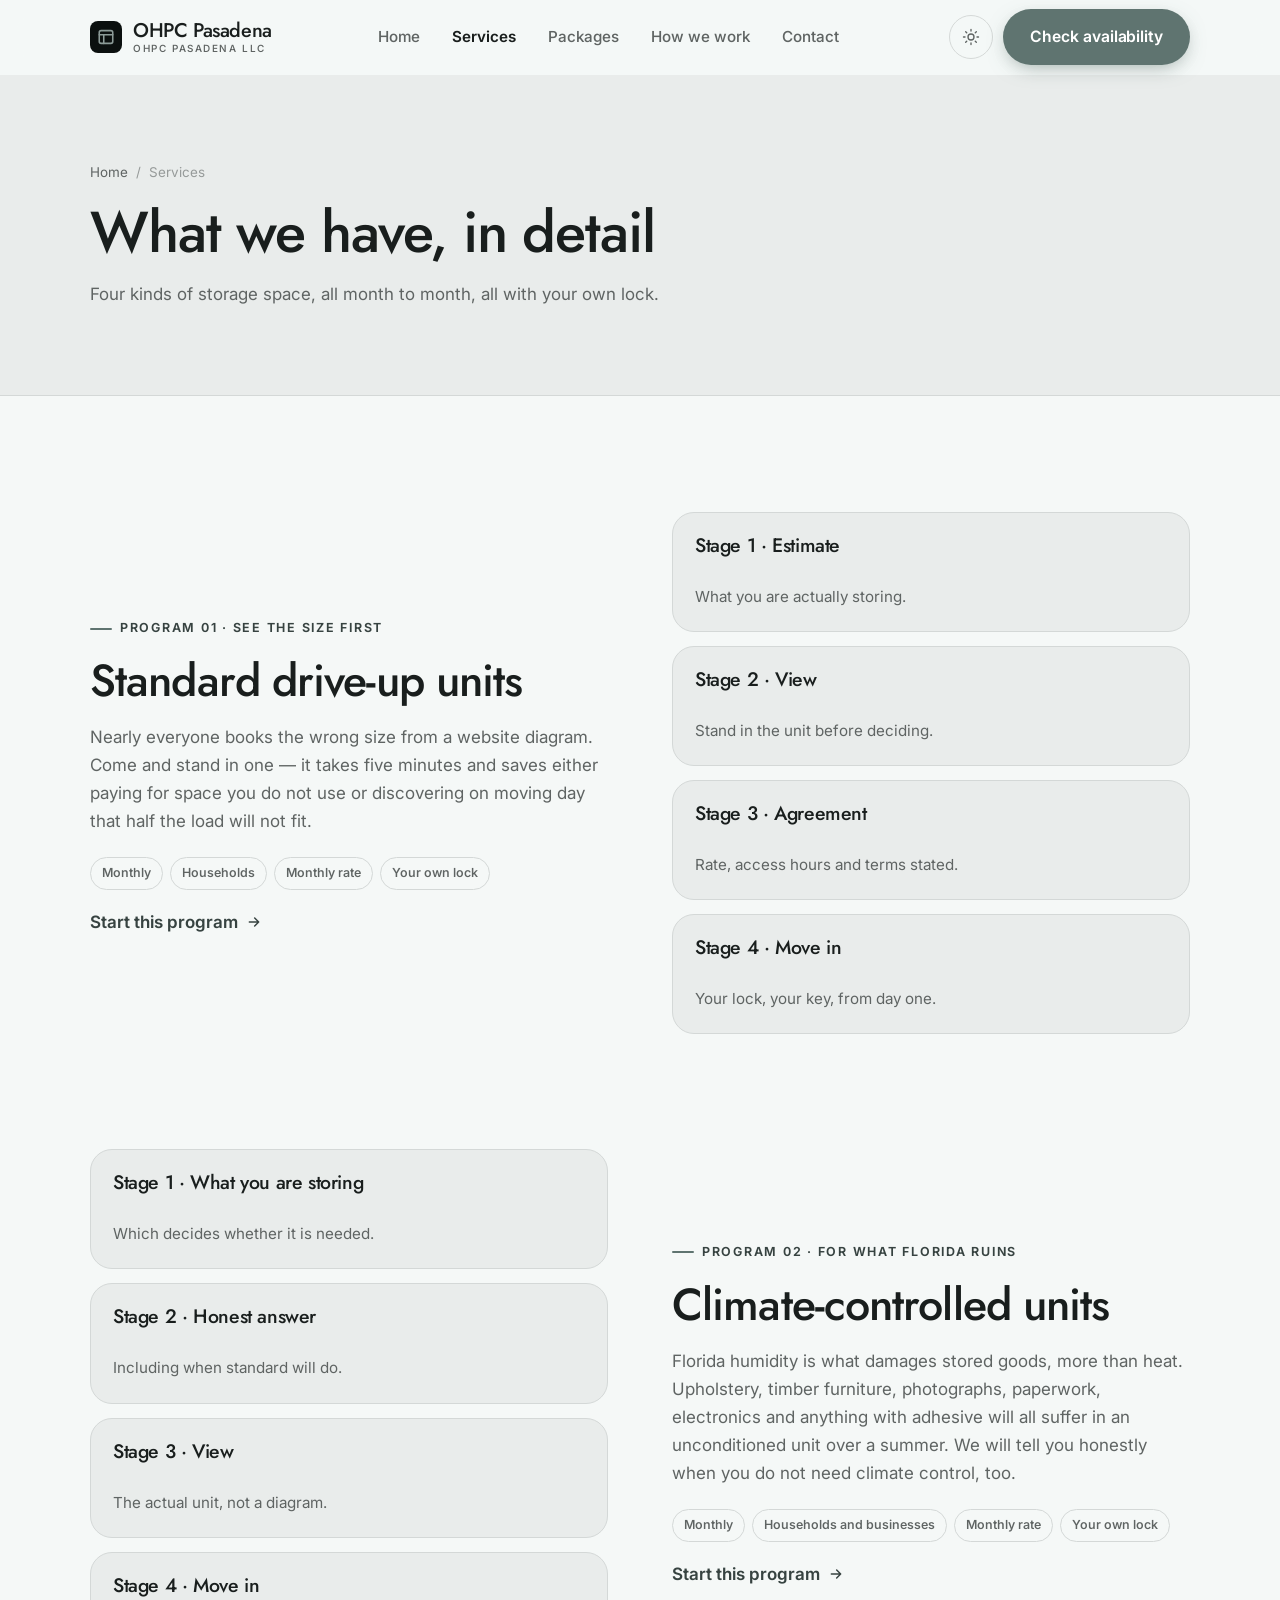
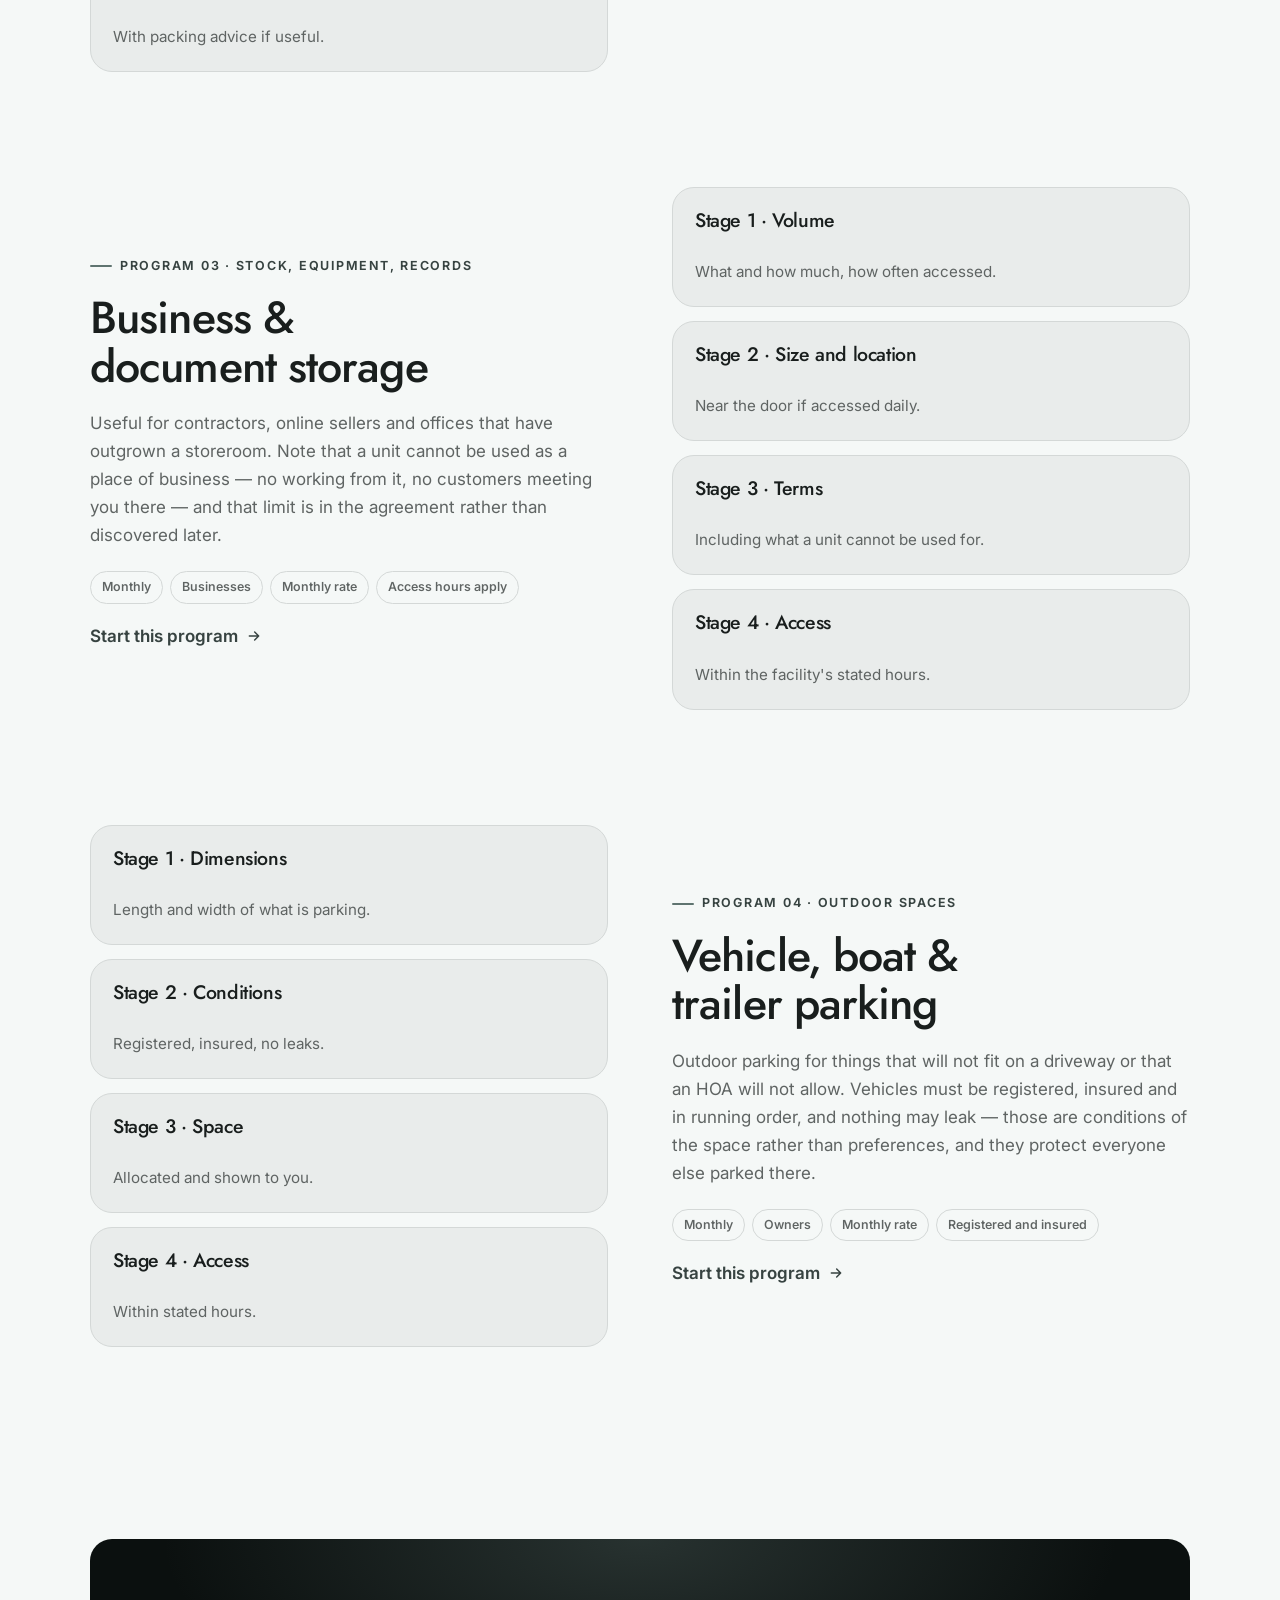
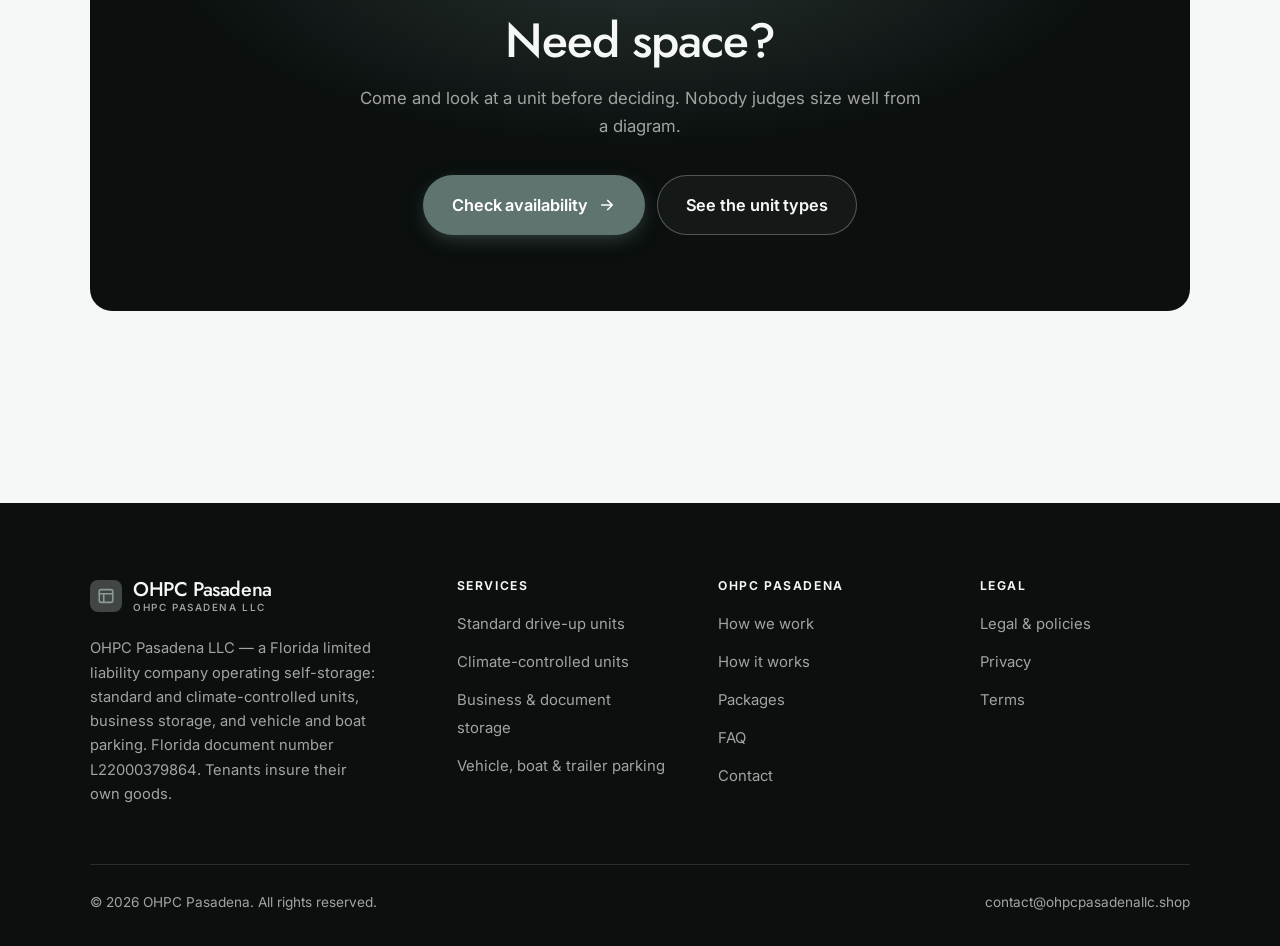
<file: programs.html>
<!DOCTYPE html>
<html lang="en" class="no-js">
<head>
<meta charset="utf-8">
<meta name="viewport" content="width=device-width, initial-scale=1">
<title>Services — OHPC Pasadena</title>
<meta name="description" content="What OHPC Pasadena LLC offers: standard drive-up units, climate-controlled units, business and document storage, and vehicle, boat and trailer parking.">
<link rel="canonical" href="https://ohpcpasadenallc.shop/programs.html">

<meta property="og:type" content="website">
<meta property="og:url" content="https://ohpcpasadenallc.shop/programs.html">
<meta property="og:site_name" content="OHPC Pasadena">
<meta property="og:locale" content="en_US">
<meta property="og:title" content="Services — OHPC Pasadena">
<meta property="og:description" content="What OHPC Pasadena LLC offers: standard drive-up units, climate-controlled units, business and document storage, and vehicle, boat and trailer parking.">
<meta name="theme-color" content="#0b100f">

<link rel="icon" href="assets/img/favicon.svg" type="image/svg+xml">
<link rel="preconnect" href="https://fonts.googleapis.com">
<link rel="preconnect" href="https://fonts.gstatic.com" crossorigin>
<link rel="stylesheet" href="https://fonts.googleapis.com/css2?family=Jost:wght@400..700&family=Inter:wght@400..700&display=swap">
<link rel="stylesheet" href="assets/css/style.css">

<!-- Thème appliqué avant le premier rendu (évite le flash) -->
<script>
document.documentElement.classList.remove('no-js');
(function(){try{var t=localStorage.getItem('site-theme');if(t){document.documentElement.setAttribute('data-theme',t);}}catch(e){}})();
</script>
</head>

<body>
<a class="skip-link" href="#main">Skip to main content</a>

<header class="site-header">
  <nav class="wrap nav" aria-label="Main navigation">
    <a class="brand" href="index.html">
      <svg class="brand__mark" viewBox="0 0 64 64" aria-hidden="true">
        <rect class="bm-bg" width="64" height="64" rx="16"/>
        <g class="bm-ic" transform="translate(14 14) scale(1.5)" fill="none" stroke-width="2.1" stroke-linecap="round" stroke-linejoin="round"><rect x="3" y="3.5" width="18" height="17" rx="2.5"/><path d="M3 9h18M9 9v11.5"/></g>
      </svg>
      <span>OHPC Pasadena<span class="brand__sub">OHPC Pasadena LLC</span></span>
    </a>

    <ul class="nav__links" id="nav-links">
      <li><a href="index.html">Home</a></li>
      <li><a href="programs.html" aria-current="page">Services</a></li>
      <li><a href="index.html#pricing">Packages</a></li>
      <li><a href="about.html">How we work</a></li>
      <li><a href="contact.html">Contact</a></li>
      <li><a class="btn btn--primary" href="contact.html">Check availability</a></li>
    </ul>

    <div class="nav__cta">
      <button class="theme-toggle" type="button" aria-label="Switch to dark theme">
        <svg class="icon-sun" viewBox="0 0 24 24" fill="none" stroke="currentColor" stroke-width="1.8" stroke-linecap="round" aria-hidden="true"><circle cx="12" cy="12" r="4"/><path d="M12 2v2m0 16v2M2 12h2m16 0h2M4.9 4.9l1.4 1.4m11.4 11.4 1.4 1.4M19.1 4.9l-1.4 1.4M6.3 17.7l-1.4 1.4"/></svg>
        <svg class="icon-moon" viewBox="0 0 24 24" fill="none" stroke="currentColor" stroke-width="1.8" stroke-linecap="round" stroke-linejoin="round" aria-hidden="true"><path d="M21 12.8A9 9 0 1 1 11.2 3a7 7 0 0 0 9.8 9.8z"/></svg>
      </button>
      <a class="btn btn--primary" href="contact.html">Check availability</a>
      <button class="nav__toggle" type="button" aria-expanded="false" aria-controls="nav-links" aria-label="Open menu">
        <svg class="icon-open" viewBox="0 0 24 24" fill="none" stroke="currentColor" stroke-width="2" stroke-linecap="round" aria-hidden="true"><path d="M3 6h18M3 12h18M3 18h18"/></svg>
        <svg class="icon-close" viewBox="0 0 24 24" fill="none" stroke="currentColor" stroke-width="2" stroke-linecap="round" aria-hidden="true"><path d="M6 6l12 12M18 6L6 18"/></svg>
      </button>
    </div>
  </nav>
</header>

<main id="main">

<section class="page-head">
  <div class="wrap">
    <nav class="breadcrumb" aria-label="Breadcrumb">
      <a href="index.html">Home</a><span>/</span><span aria-current="page">Services</span>
    </nav>
    <h1>What we have, in detail</h1>
    <p>Four kinds of storage space, all month to month, all with your own lock.</p>
  </div>
</section>

<section class="section wrap" id="standard">
  <div class="split reveal">
    <div>
      <span class="eyebrow">Program 01 · See the size first</span>
      <h2>Standard drive-up units</h2>
      <p>Nearly everyone books the wrong size from a website diagram. Come and stand in one — it takes five minutes and saves either paying for space you do not use or discovering on moving day that half the load will not fit.</p>
      <ul class="tags"><li>Monthly</li><li>Households</li><li>Monthly rate</li><li>Your own lock</li></ul>
      <p><a class="arrow-link" href="contact.html">Start this program <svg viewBox="0 0 24 24" fill="none" stroke="currentColor" stroke-width="2.2" stroke-linecap="round" stroke-linejoin="round" aria-hidden="true"><path d="M5 12h14M13 6l6 6-6 6"/></svg></a></p>
    </div>
    <div class="grid grid--2 grid--tight">
      <article class="card card--sm">
        <h3>Stage 1 · Estimate</h3>
        <p>What you are actually storing.</p>
      </article>
      <article class="card card--sm">
        <h3>Stage 2 · View</h3>
        <p>Stand in the unit before deciding.</p>
      </article>
      <article class="card card--sm">
        <h3>Stage 3 · Agreement</h3>
        <p>Rate, access hours and terms stated.</p>
      </article>
      <article class="card card--sm">
        <h3>Stage 4 · Move in</h3>
        <p>Your lock, your key, from day one.</p>
      </article>
    </div>
  </div>
</section>

<section class="section section--flush wrap" id="climate">
  <div class="split reveal">
    <div class="grid grid--2 grid--tight">
      <article class="card card--sm">
        <h3>Stage 1 · What you are storing</h3>
        <p>Which decides whether it is needed.</p>
      </article>
      <article class="card card--sm">
        <h3>Stage 2 · Honest answer</h3>
        <p>Including when standard will do.</p>
      </article>
      <article class="card card--sm">
        <h3>Stage 3 · View</h3>
        <p>The actual unit, not a diagram.</p>
      </article>
      <article class="card card--sm">
        <h3>Stage 4 · Move in</h3>
        <p>With packing advice if useful.</p>
      </article>
    </div>
    <div>
      <span class="eyebrow">Program 02 · For what Florida ruins</span>
      <h2>Climate-controlled units</h2>
      <p>Florida humidity is what damages stored goods, more than heat. Upholstery, timber furniture, photographs, paperwork, electronics and anything with adhesive will all suffer in an unconditioned unit over a summer. We will tell you honestly when you do not need climate control, too.</p>
      <ul class="tags"><li>Monthly</li><li>Households and businesses</li><li>Monthly rate</li><li>Your own lock</li></ul>
      <p><a class="arrow-link" href="contact.html">Start this program <svg viewBox="0 0 24 24" fill="none" stroke="currentColor" stroke-width="2.2" stroke-linecap="round" stroke-linejoin="round" aria-hidden="true"><path d="M5 12h14M13 6l6 6-6 6"/></svg></a></p>
    </div>
  </div>
</section>

<section class="section section--flush wrap" id="business">
  <div class="split reveal">
    <div>
      <span class="eyebrow">Program 03 · Stock, equipment, records</span>
      <h2>Business &amp; document storage</h2>
      <p>Useful for contractors, online sellers and offices that have outgrown a storeroom. Note that a unit cannot be used as a place of business — no working from it, no customers meeting you there — and that limit is in the agreement rather than discovered later.</p>
      <ul class="tags"><li>Monthly</li><li>Businesses</li><li>Monthly rate</li><li>Access hours apply</li></ul>
      <p><a class="arrow-link" href="contact.html">Start this program <svg viewBox="0 0 24 24" fill="none" stroke="currentColor" stroke-width="2.2" stroke-linecap="round" stroke-linejoin="round" aria-hidden="true"><path d="M5 12h14M13 6l6 6-6 6"/></svg></a></p>
    </div>
    <div class="grid grid--2 grid--tight">
      <article class="card card--sm">
        <h3>Stage 1 · Volume</h3>
        <p>What and how much, how often accessed.</p>
      </article>
      <article class="card card--sm">
        <h3>Stage 2 · Size and location</h3>
        <p>Near the door if accessed daily.</p>
      </article>
      <article class="card card--sm">
        <h3>Stage 3 · Terms</h3>
        <p>Including what a unit cannot be used for.</p>
      </article>
      <article class="card card--sm">
        <h3>Stage 4 · Access</h3>
        <p>Within the facility's stated hours.</p>
      </article>
    </div>
  </div>
</section>

<section class="section section--flush wrap" id="vehicles">
  <div class="split reveal">
    <div class="grid grid--2 grid--tight">
      <article class="card card--sm">
        <h3>Stage 1 · Dimensions</h3>
        <p>Length and width of what is parking.</p>
      </article>
      <article class="card card--sm">
        <h3>Stage 2 · Conditions</h3>
        <p>Registered, insured, no leaks.</p>
      </article>
      <article class="card card--sm">
        <h3>Stage 3 · Space</h3>
        <p>Allocated and shown to you.</p>
      </article>
      <article class="card card--sm">
        <h3>Stage 4 · Access</h3>
        <p>Within stated hours.</p>
      </article>
    </div>
    <div>
      <span class="eyebrow">Program 04 · Outdoor spaces</span>
      <h2>Vehicle, boat &amp; trailer parking</h2>
      <p>Outdoor parking for things that will not fit on a driveway or that an HOA will not allow. Vehicles must be registered, insured and in running order, and nothing may leak — those are conditions of the space rather than preferences, and they protect everyone else parked there.</p>
      <ul class="tags"><li>Monthly</li><li>Owners</li><li>Monthly rate</li><li>Registered and insured</li></ul>
      <p><a class="arrow-link" href="contact.html">Start this program <svg viewBox="0 0 24 24" fill="none" stroke="currentColor" stroke-width="2.2" stroke-linecap="round" stroke-linejoin="round" aria-hidden="true"><path d="M5 12h14M13 6l6 6-6 6"/></svg></a></p>
    </div>
  </div>
</section>

<section class="wrap section--tight">
  <div class="cta-band reveal">
    <h2>Need space?</h2>
    <p>Come and look at a unit before deciding. Nobody judges size well from a diagram.</p>
    <div class="hero__actions">
      <a class="btn btn--primary btn--lg" href="contact.html">Check availability <svg viewBox="0 0 24 24" fill="none" stroke="currentColor" stroke-width="2.2" stroke-linecap="round" stroke-linejoin="round" aria-hidden="true"><path d="M5 12h14M13 6l6 6-6 6"/></svg></a>
      <a class="btn btn--on-dark btn--lg" href="programs.html">See the unit types</a>
    </div>
  </div>
</section>

</main>

<footer class="site-footer">
  <div class="wrap">
    <div class="footer__grid">
      <div class="footer__brand">
        <a class="brand" href="index.html">
          <svg class="brand__mark" viewBox="0 0 64 64" aria-hidden="true">
        <rect class="bm-bg" width="64" height="64" rx="16"/>
        <g class="bm-ic" transform="translate(14 14) scale(1.5)" fill="none" stroke-width="2.1" stroke-linecap="round" stroke-linejoin="round"><rect x="3" y="3.5" width="18" height="17" rx="2.5"/><path d="M3 9h18M9 9v11.5"/></g>
      </svg>
          <span>OHPC Pasadena<span class="brand__sub">OHPC Pasadena LLC</span></span>
        </a>
        <p>OHPC Pasadena LLC — a Florida limited liability company operating self-storage: standard and climate-controlled units, business storage, and vehicle and boat parking. Florida document number L22000379864. Tenants insure their own goods.</p>
      </div>

      <div class="footer__col">
        <h4>Services</h4>
        <ul>
          <li><a href="programs.html#standard">Standard drive-up units</a></li>
          <li><a href="programs.html#climate">Climate-controlled units</a></li>
          <li><a href="programs.html#business">Business &amp; document storage</a></li>
          <li><a href="programs.html#vehicles">Vehicle, boat &amp; trailer parking</a></li>
        </ul>
      </div>

      <div class="footer__col">
        <h4>OHPC Pasadena</h4>
        <ul>
          <li><a href="about.html">How we work</a></li>
          <li><a href="index.html#how-it-works">How it works</a></li>
          <li><a href="index.html#pricing">Packages</a></li>
          <li><a href="index.html#faq">FAQ</a></li>
          <li><a href="contact.html">Contact</a></li>
        </ul>
      </div>

      <div class="footer__col">
        <h4>Legal</h4>
        <ul>
          <li><a href="legal.html">Legal &amp; policies</a></li>
          <li><a href="legal.html#privacy">Privacy</a></li>
          <li><a href="legal.html#terms">Terms</a></li>
        </ul>
      </div>
    </div>

    <div class="footer__bottom">
      <p>© <span data-year>2026</span> OHPC Pasadena. All rights reserved.</p>
      <p><a href="mailto:contact@ohpcpasadenallc.shop">contact@ohpcpasadenallc.shop</a></p>
    </div>
  </div>
</footer>

<script src="assets/js/main.js" defer></script>
</body>
</html>
</file>
<file: assets/css/style.css>
/* OHPC Pasadena — couleurs et polices de la marque.
   Modifier ces valeurs suffit à changer l'identité visuelle de tout le site. */
:root {
  --c-accent:    #5f7470;
  --c-on-accent: #ffffff;
  --c-ink:       #0b100f;
  --c-paper:     #f5f8f7;

  --accent-ink-light: color-mix(in srgb, var(--c-accent) 58%, black);
  --accent-on-dark:   color-mix(in srgb, var(--c-accent) 72%, white);

  --font-display: "Jost", system-ui, -apple-system, "Segoe UI", sans-serif;
  --font-body: "Inter", system-ui, -apple-system, "Segoe UI", sans-serif;
  --display-weight: 500;
  --display-tracking: -.02em;
}

/* ==========================================================================
   Feuille de style commune aux sites de coaching
   Les couleurs de marque (--c-accent, --c-on-accent, --c-ink, --c-paper) et
   les polices sont définies juste au-dessus, par site. Tout le reste en dérive.
   ========================================================================== */

/* --------------------------------------------------------------------------
   1. Tokens dérivés
   -------------------------------------------------------------------------- */

:root {
  /* Thème clair */
  --paper:      var(--c-paper);
  --paper-2:    color-mix(in srgb, var(--c-paper) 95%, var(--c-ink));
  --paper-3:    color-mix(in srgb, var(--c-paper) 89%, var(--c-ink));
  --line:       color-mix(in srgb, var(--c-paper) 86%, var(--c-ink));
  --text:       color-mix(in srgb, var(--c-ink) 94%, var(--c-paper));
  --muted:      color-mix(in srgb, var(--c-ink) 64%, var(--c-paper));
  --accent:     var(--c-accent);
  --accent-600: color-mix(in srgb, var(--c-accent) 86%, black);
  --accent-ink: var(--accent-ink-light);
  --on-accent:  var(--c-on-accent);
  --ink:        var(--c-ink);
  --ink-soft:   color-mix(in srgb, var(--c-ink) 90%, white);
  --on-ink:     var(--c-paper);
  --on-ink-mut: color-mix(in srgb, var(--c-paper) 64%, var(--c-ink));
  --brand-bg:   var(--c-ink);

  /* Rayons */
  --r-sm: 8px;
  --r-md: 14px;
  --r-lg: 22px;
  --r-full: 999px;

  /* Ombres */
  --sh-1: 0 1px 2px rgba(0, 0, 0, .05), 0 2px 8px rgba(0, 0, 0, .04);
  --sh-2: 0 2px 4px rgba(0, 0, 0, .05), 0 12px 32px rgba(0, 0, 0, .09);
  --sh-3: 0 4px 8px rgba(0, 0, 0, .06), 0 24px 56px rgba(0, 0, 0, .14);

  /* Rythme */
  --gutter: clamp(16px, 4vw, 40px);
  --maxw: 1180px;
  --section-y: clamp(64px, 9vw, 124px);

  --ease: cubic-bezier(.22, .61, .36, 1);
}

/* Thème sombre — suit le système, sauf si l'utilisateur a choisi « clair » */
@media (prefers-color-scheme: dark) {
  :root:not([data-theme="light"]) {
    --paper:      var(--c-ink);
    --paper-2:    color-mix(in srgb, var(--c-ink) 92%, white);
    --paper-3:    color-mix(in srgb, var(--c-ink) 86%, white);
    --line:       color-mix(in srgb, var(--c-ink) 80%, white);
    --text:       color-mix(in srgb, var(--c-paper) 94%, var(--c-ink));
    --muted:      color-mix(in srgb, var(--c-paper) 66%, var(--c-ink));
    --accent-ink: var(--accent-on-dark);
    --ink:        color-mix(in srgb, var(--c-ink) 72%, black);
    --brand-bg:   color-mix(in srgb, var(--c-ink) 80%, white);
    --sh-1: 0 1px 2px rgba(0, 0, 0, .4), 0 2px 8px rgba(0, 0, 0, .3);
    --sh-2: 0 2px 4px rgba(0, 0, 0, .4), 0 12px 32px rgba(0, 0, 0, .45);
    --sh-3: 0 4px 8px rgba(0, 0, 0, .45), 0 24px 56px rgba(0, 0, 0, .55);
  }
}

/* Thème sombre — choix explicite */
:root[data-theme="dark"] {
  --paper:      var(--c-ink);
  --paper-2:    color-mix(in srgb, var(--c-ink) 92%, white);
  --paper-3:    color-mix(in srgb, var(--c-ink) 86%, white);
  --line:       color-mix(in srgb, var(--c-ink) 80%, white);
  --text:       color-mix(in srgb, var(--c-paper) 94%, var(--c-ink));
  --muted:      color-mix(in srgb, var(--c-paper) 66%, var(--c-ink));
  --accent-ink: var(--accent-on-dark);
  --ink:        color-mix(in srgb, var(--c-ink) 72%, black);
  --brand-bg:   color-mix(in srgb, var(--c-ink) 80%, white);
  --sh-1: 0 1px 2px rgba(0, 0, 0, .4), 0 2px 8px rgba(0, 0, 0, .3);
  --sh-2: 0 2px 4px rgba(0, 0, 0, .4), 0 12px 32px rgba(0, 0, 0, .45);
  --sh-3: 0 4px 8px rgba(0, 0, 0, .45), 0 24px 56px rgba(0, 0, 0, .55);
}

/* --------------------------------------------------------------------------
   2. Reset / base
   -------------------------------------------------------------------------- */

*, *::before, *::after { box-sizing: border-box; }

* { margin: 0; }

html {
  -webkit-text-size-adjust: 100%;
  scroll-behavior: smooth;
  scroll-padding-top: 88px;
}

body {
  background: var(--paper);
  color: var(--text);
  font-family: var(--font-body);
  font-size: 17px;
  line-height: 1.65;
  -webkit-font-smoothing: antialiased;
  text-rendering: optimizeLegibility;
  overflow-x: hidden;
}

img, svg, video { display: block; max-width: 100%; height: auto; }

a { color: inherit; text-decoration: none; }

button, input, textarea, select { font: inherit; color: inherit; }

h1, h2, h3, h4 {
  font-family: var(--font-display);
  font-weight: var(--display-weight);
  line-height: 1.08;
  letter-spacing: var(--display-tracking);
  text-wrap: balance;
}

p { text-wrap: pretty; }

:focus-visible {
  outline: 3px solid var(--accent);
  outline-offset: 3px;
  border-radius: 4px;
}

::selection { background: var(--accent); color: var(--on-accent); }

/* --------------------------------------------------------------------------
   3. Utilitaires de mise en page
   -------------------------------------------------------------------------- */

.wrap {
  width: 100%;
  max-width: var(--maxw);
  margin-inline: auto;
  padding-inline: var(--gutter);
}

.section { padding-block: var(--section-y); }
.section--flush { padding-top: 0; }
.section--tight { padding-block: clamp(48px, 6vw, 80px); }

.skip-link {
  position: absolute;
  left: 12px;
  top: -100px;
  z-index: 200;
  background: var(--accent);
  color: var(--on-accent);
  padding: 12px 20px;
  border-radius: var(--r-sm);
  font-weight: 600;
  transition: top .2s var(--ease);
}
.skip-link:focus { top: 12px; }

.eyebrow {
  display: inline-flex;
  align-items: center;
  gap: 8px;
  font-size: .78rem;
  font-weight: 650;
  letter-spacing: .14em;
  text-transform: uppercase;
  color: var(--accent-ink);
  margin-bottom: 18px;
}
.eyebrow::before {
  content: "";
  width: 22px;
  height: 2px;
  background: var(--accent);
  border-radius: 2px;
}

.section-head { max-width: 62ch; margin-bottom: clamp(36px, 5vw, 60px); }
.section-head h2 { font-size: clamp(2rem, 4.4vw, 3.1rem); }
.section-head p {
  margin-top: 18px;
  color: var(--muted);
  font-size: clamp(1rem, 1.6vw, 1.12rem);
  max-width: 58ch;
}

.section-head--center { margin-inline: auto; text-align: center; }
.section-head--center .eyebrow { justify-content: center; }
.section-head--center p { margin-inline: auto; }

/* --------------------------------------------------------------------------
   4. Boutons
   -------------------------------------------------------------------------- */

.btn {
  display: inline-flex;
  align-items: center;
  justify-content: center;
  gap: 10px;
  padding: 14px 26px;
  border: 1px solid transparent;
  border-radius: var(--r-full);
  font-weight: 620;
  font-size: .98rem;
  letter-spacing: -.005em;
  cursor: pointer;
  white-space: nowrap;
  transition: transform .18s var(--ease), background-color .18s var(--ease),
              border-color .18s var(--ease), box-shadow .18s var(--ease), color .18s var(--ease);
}
.btn:hover { transform: translateY(-2px); }
.btn:active { transform: translateY(0); }

.btn--primary {
  background: var(--accent);
  color: var(--on-accent);
  box-shadow: 0 6px 20px -6px color-mix(in srgb, var(--c-accent) 65%, transparent);
}
.btn--primary:hover {
  background: var(--accent-600);
  box-shadow: 0 12px 28px -8px color-mix(in srgb, var(--c-accent) 70%, transparent);
}

.btn--ghost {
  border-color: var(--line);
  background: transparent;
  color: var(--text);
}
.btn--ghost:hover { border-color: var(--accent); color: var(--accent-ink); }

.btn--on-dark {
  border-color: color-mix(in srgb, var(--c-paper) 28%, transparent);
  color: var(--on-ink);
  background: color-mix(in srgb, var(--c-paper) 4%, transparent);
}
.btn--on-dark:hover {
  border-color: color-mix(in srgb, var(--c-paper) 60%, transparent);
  background: color-mix(in srgb, var(--c-paper) 10%, transparent);
}

.btn--lg { padding: 16px 28px; font-size: 1.02rem; }
.btn--block { width: 100%; }

.btn svg { width: 18px; height: 18px; flex: none; }

@media (max-width: 420px) {
  .btn--lg { padding: 15px 22px; font-size: 1rem; white-space: normal; text-align: center; }
}

/* Lien fléché */
.arrow-link {
  display: inline-flex;
  align-items: center;
  gap: 8px;
  font-weight: 620;
  color: var(--accent-ink);
}
.arrow-link svg { width: 16px; height: 16px; transition: transform .18s var(--ease); }
.arrow-link:hover svg { transform: translateX(4px); }

/* --------------------------------------------------------------------------
   5. En-tête / navigation
   -------------------------------------------------------------------------- */

.site-header {
  position: sticky;
  top: 0;
  z-index: 100;
  background: color-mix(in srgb, var(--paper) 82%, transparent);
  backdrop-filter: saturate(180%) blur(14px);
  -webkit-backdrop-filter: saturate(180%) blur(14px);
  border-bottom: 1px solid transparent;
  transition: border-color .25s var(--ease), background-color .25s var(--ease);
}
.site-header.is-stuck {
  border-bottom-color: var(--line);
  background: color-mix(in srgb, var(--paper) 94%, transparent);
}

.nav {
  display: flex;
  align-items: center;
  justify-content: space-between;
  gap: 24px;
  height: 74px;
}

.brand {
  display: inline-flex;
  align-items: center;
  gap: 11px;
  font-family: var(--font-display);
  font-weight: var(--display-weight);
  font-size: 1.24rem;
  letter-spacing: var(--display-tracking);
  flex: none;
  line-height: 1.1;
}
.brand__mark { width: 32px; height: 32px; flex: none; }
.brand__mark .bm-bg { fill: var(--brand-bg); }
.brand__mark .bm-ic { stroke: var(--accent-on-dark); color: var(--accent-on-dark); }
.brand__sub {
  display: block;
  font-family: var(--font-body);
  font-size: .62rem;
  font-weight: 550;
  letter-spacing: .16em;
  text-transform: uppercase;
  color: var(--muted);
  margin-top: 1px;
}

.nav__links {
  display: flex;
  align-items: center;
  gap: 4px;
  list-style: none;
  padding: 0;
}
.nav__links a {
  display: block;
  padding: 9px 14px;
  border-radius: var(--r-full);
  font-size: .95rem;
  font-weight: 520;
  color: var(--muted);
  transition: color .16s var(--ease), background-color .16s var(--ease);
}
.nav__links a:hover { color: var(--text); background: var(--paper-2); }
.nav__links a[aria-current="page"] { color: var(--text); font-weight: 620; }
.nav__links .btn { display: none; }

.nav__cta { display: flex; align-items: center; gap: 10px; flex: none; }

.nav__toggle {
  display: none;
  width: 44px;
  height: 44px;
  align-items: center;
  justify-content: center;
  background: transparent;
  border: 1px solid var(--line);
  border-radius: var(--r-full);
  cursor: pointer;
}
.nav__toggle svg { width: 20px; height: 20px; }
.nav__toggle .icon-close { display: none; }
.nav__toggle[aria-expanded="true"] .icon-open { display: none; }
.nav__toggle[aria-expanded="true"] .icon-close { display: block; }

@media (max-width: 900px) {
  .nav__links, .nav__cta .btn { display: none; }
  .nav__toggle { display: inline-flex; }

  .nav__links {
    position: fixed;
    inset: 74px 0 auto;
    flex-direction: column;
    align-items: stretch;
    gap: 2px;
    padding: 20px var(--gutter) 32px;
    background: var(--paper);
    border-bottom: 1px solid var(--line);
    box-shadow: var(--sh-2);
  }
  .nav__links.is-open { display: flex; }
  .nav__links a { padding: 14px 4px; font-size: 1.1rem; border-radius: var(--r-sm); }
  .nav__links a.btn { display: inline-flex; margin-top: 14px; padding: 14px 26px; color: var(--on-accent); }
}

@media (max-width: 380px) {
  .brand__sub { display: none; }
}

/* Bouton de thème */
.theme-toggle {
  width: 44px;
  height: 44px;
  display: inline-flex;
  align-items: center;
  justify-content: center;
  background: transparent;
  border: 1px solid var(--line);
  border-radius: var(--r-full);
  cursor: pointer;
  color: var(--muted);
  transition: color .16s var(--ease), border-color .16s var(--ease);
}
.theme-toggle:hover { color: var(--text); border-color: var(--accent); }
.theme-toggle svg { width: 18px; height: 18px; }
.theme-toggle .icon-moon { display: none; }
:root[data-theme="dark"] .theme-toggle .icon-sun { display: none; }
:root[data-theme="dark"] .theme-toggle .icon-moon { display: block; }
@media (prefers-color-scheme: dark) {
  :root:not([data-theme="light"]) .theme-toggle .icon-sun { display: none; }
  :root:not([data-theme="light"]) .theme-toggle .icon-moon { display: block; }
}

/* --------------------------------------------------------------------------
   6. Hero
   -------------------------------------------------------------------------- */

.hero {
  position: relative;
  background: var(--ink);
  color: var(--on-ink);
  overflow: hidden;
  isolation: isolate;
}

/* Halo de couleur + grain léger */
.hero::before {
  content: "";
  position: absolute;
  inset: -30% -10% auto;
  height: 130%;
  background:
    radial-gradient(60% 55% at 78% 18%, color-mix(in srgb, var(--c-accent) 34%, transparent), transparent 62%),
    radial-gradient(48% 44% at 12% 88%, color-mix(in srgb, var(--c-accent) 16%, transparent), transparent 66%);
  z-index: -2;
  pointer-events: none;
}
.hero::after {
  content: "";
  position: absolute;
  inset: 0;
  background-image: url("data:image/svg+xml,%3Csvg xmlns='http://www.w3.org/2000/svg' width='160' height='160'%3E%3Cfilter id='n'%3E%3CfeTurbulence type='fractalNoise' baseFrequency='.85' numOctaves='3'/%3E%3C/filter%3E%3Crect width='160' height='160' filter='url(%23n)' opacity='.28'/%3E%3C/svg%3E");
  opacity: .45;
  mix-blend-mode: overlay;
  z-index: -1;
  pointer-events: none;
}

.hero__inner {
  display: grid;
  grid-template-columns: minmax(0, 1.05fr) minmax(0, .95fr);
  align-items: center;
  gap: clamp(32px, 5vw, 72px);
  padding-block: clamp(56px, 8vw, 110px);
}

.hero h1 {
  font-size: clamp(2.5rem, 6vw, 4.6rem);
  letter-spacing: calc(var(--display-tracking) * 1.4);
}
.hero h1 em {
  font-style: normal;
  color: var(--accent-on-dark);
  text-decoration: underline;
  text-decoration-color: color-mix(in srgb, var(--c-accent) 45%, transparent);
  text-decoration-thickness: .1em;
  text-underline-offset: .14em;
  text-decoration-skip-ink: none;
}

.hero__lede {
  margin-top: 22px;
  font-size: clamp(1.04rem, 1.9vw, 1.2rem);
  color: var(--on-ink-mut);
  max-width: 50ch;
}

.hero__actions {
  display: flex;
  flex-wrap: wrap;
  gap: 12px;
  margin-top: 34px;
}

.hero__eyebrow { color: var(--accent-on-dark); }
.hero__eyebrow::before { background: var(--accent-on-dark); }

/* Faits sur l'offre */
.hero__proof {
  display: grid;
  grid-template-columns: repeat(4, minmax(0, 1fr));
  gap: clamp(18px, 3vw, 32px);
  margin-top: 44px;
  padding: 26px 0 0;
  border-top: 1px solid color-mix(in srgb, var(--c-paper) 14%, transparent);
  list-style: none;
}
.stat__num {
  display: block;
  font-family: var(--font-display);
  font-size: clamp(1.5rem, 2.6vw, 2.05rem);
  font-weight: var(--display-weight);
  line-height: 1;
  letter-spacing: var(--display-tracking);
  white-space: nowrap;
}
.stat__label {
  display: block;
  margin-top: 7px;
  font-size: .82rem;
  line-height: 1.4;
  color: var(--on-ink-mut);
}

.hero__art svg { width: 100%; height: auto; border-radius: var(--r-lg); box-shadow: var(--sh-3); }

@media (max-width: 880px) {
  .hero__inner { grid-template-columns: 1fr; }
  .hero__art { order: -1; max-width: 560px; }
}
@media (max-width: 540px) {
  .hero__proof { grid-template-columns: repeat(2, minmax(0, 1fr)); }
}

/* --------------------------------------------------------------------------
   7. Bandeau défilant
   -------------------------------------------------------------------------- */

.marquee {
  background: var(--ink-soft);
  color: var(--on-ink-mut);
  border-top: 1px solid color-mix(in srgb, var(--c-paper) 8%, transparent);
  padding-block: 18px;
  overflow: hidden;
  white-space: nowrap;
  mask-image: linear-gradient(90deg, transparent, #000 8%, #000 92%, transparent);
  -webkit-mask-image: linear-gradient(90deg, transparent, #000 8%, #000 92%, transparent);
}
.marquee__track {
  display: inline-flex;
  gap: 42px;
  align-items: center;
  animation: marquee 38s linear infinite;
  font-size: .86rem;
  letter-spacing: .12em;
  text-transform: uppercase;
  font-weight: 560;
}
.marquee__track span { display: inline-flex; align-items: center; gap: 42px; }
.marquee__track span::after {
  content: "";
  width: 5px; height: 5px;
  border-radius: 50%;
  background: var(--accent);
  opacity: .8;
}
@keyframes marquee { to { transform: translateX(-50%); } }

/* --------------------------------------------------------------------------
   8. Grilles de cartes
   -------------------------------------------------------------------------- */

.grid {
  display: grid;
  gap: clamp(16px, 2.2vw, 26px);
}
.grid--2 { grid-template-columns: repeat(auto-fit, minmax(min(100%, 260px), 1fr)); }
.grid--3 { grid-template-columns: repeat(auto-fit, minmax(min(100%, 270px), 1fr)); }
.grid--4 { grid-template-columns: repeat(auto-fit, minmax(min(100%, 230px), 1fr)); }
.grid--tight { gap: 14px; }

.card {
  position: relative;
  display: flex;
  flex-direction: column;
  padding: 28px;
  background: var(--paper-2);
  border: 1px solid var(--line);
  border-radius: var(--r-lg);
  transition: transform .22s var(--ease), box-shadow .22s var(--ease), border-color .22s var(--ease);
}
a.card:hover, .card--lift:hover {
  transform: translateY(-5px);
  box-shadow: var(--sh-2);
  border-color: color-mix(in srgb, var(--c-accent) 45%, var(--line));
}
.card--sm { padding: 22px; }
.card--sm h3 { font-size: 1rem; }
.card__icon {
  width: 52px;
  height: 52px;
  display: grid;
  place-items: center;
  border-radius: var(--r-md);
  background: color-mix(in srgb, var(--c-accent) 15%, transparent);
  color: var(--accent-ink);
  margin-bottom: 20px;
}
.card__icon svg { width: 26px; height: 26px; }
.card h3 { font-size: 1.22rem; margin-bottom: 10px; }
.card p { color: var(--muted); font-size: .95rem; }
.card .arrow-link { margin-top: auto; padding-top: 18px; font-size: .92rem; }

.tags {
  list-style: none;
  padding: 0;
  margin: 18px 0 0;
  display: flex;
  flex-wrap: wrap;
  gap: 7px;
}
.tags li {
  font-size: .78rem;
  font-weight: 560;
  padding: 5px 11px;
  border-radius: var(--r-full);
  background: var(--paper);
  border: 1px solid var(--line);
  color: var(--muted);
}

/* --------------------------------------------------------------------------
   9. Méthode (étapes)
   -------------------------------------------------------------------------- */

.steps { counter-reset: step; }
.step {
  position: relative;
  padding: 30px 26px 26px;
  background: var(--paper);
  border: 1px solid var(--line);
  border-radius: var(--r-lg);
}
.step::before {
  counter-increment: step;
  content: "0" counter(step);
  display: block;
  font-family: var(--font-display);
  font-size: 2.6rem;
  font-weight: var(--display-weight);
  line-height: 1;
  letter-spacing: var(--display-tracking);
  color: color-mix(in srgb, var(--c-accent) 55%, var(--paper));
  margin-bottom: 16px;
}
.step h3 { font-size: 1.12rem; margin-bottom: 9px; }
.step p { color: var(--muted); font-size: .93rem; }

/* --------------------------------------------------------------------------
   10. Tarifs
   -------------------------------------------------------------------------- */

.plans { align-items: start; }

.plan {
  display: flex;
  flex-direction: column;
  padding: 32px 28px;
  background: var(--paper);
  border: 1px solid var(--line);
  border-radius: var(--r-lg);
  height: 100%;
  position: relative;
}
.plan--featured {
  background: var(--ink);
  color: var(--on-ink);
  border-color: var(--ink);
  box-shadow: var(--sh-3);
}
.plan--featured .plan__desc,
.plan--featured .plan__period,
.plan--featured .plan__features li { color: var(--on-ink-mut); }
.plan--featured .plan__features li::before { color: var(--accent-on-dark); }

.plan__tag {
  position: absolute;
  top: 18px;
  right: 18px;
  font-size: .7rem;
  font-weight: 680;
  letter-spacing: .1em;
  text-transform: uppercase;
  padding: 5px 12px;
  border-radius: var(--r-full);
  background: var(--accent);
  color: var(--on-accent);
}

.plan h3 { font-size: 1.3rem; }
.plan--featured h3 { padding-right: 120px; }
.plan__desc { margin-top: 8px; color: var(--muted); font-size: .92rem; min-height: 2.8em; }

.plan__price {
  display: flex;
  align-items: baseline;
  gap: 6px;
  margin: 22px 0 4px;
  font-family: var(--font-display);
  font-size: clamp(2.2rem, 4vw, 2.9rem);
  font-weight: var(--display-weight);
  letter-spacing: var(--display-tracking);
  line-height: 1;
}
.plan__period { font-family: var(--font-body); font-size: .9rem; font-weight: 450; color: var(--muted); letter-spacing: 0; }

.plan__features {
  list-style: none;
  padding: 0;
  margin: 24px 0 28px;
  display: grid;
  gap: 11px;
  flex: 1;
}
.plan__features li {
  display: grid;
  grid-template-columns: 20px 1fr;
  gap: 10px;
  font-size: .93rem;
  color: var(--muted);
  align-items: start;
}
.plan__features li::before {
  content: "✓";
  color: var(--accent-ink);
  font-weight: 700;
  line-height: 1.5;
}

.plans-note { text-align: center; margin-top: 26px; font-size: .88rem; color: var(--muted); }

/* --------------------------------------------------------------------------
   11. Bloc split (texte + illustration)
   -------------------------------------------------------------------------- */

.split {
  display: grid;
  grid-template-columns: repeat(auto-fit, minmax(min(100%, 340px), 1fr));
  gap: clamp(32px, 5vw, 68px);
  align-items: center;
}
.split--top { align-items: start; }
.split__art svg { width: 100%; border-radius: var(--r-lg); box-shadow: var(--sh-2); }
.split h2 { font-size: clamp(1.9rem, 4vw, 2.8rem); }
.split p { margin-top: 18px; color: var(--muted); }
.split .tags { margin-top: 22px; }

/* --------------------------------------------------------------------------
   12. FAQ
   -------------------------------------------------------------------------- */

.faq { max-width: 780px; margin-inline: auto; }
.faq details {
  border-bottom: 1px solid var(--line);
  padding: 4px 0;
}
.faq summary {
  display: flex;
  align-items: center;
  justify-content: space-between;
  gap: 20px;
  padding: 22px 4px;
  cursor: pointer;
  list-style: none;
  font-family: var(--font-display);
  font-size: 1.08rem;
  font-weight: var(--display-weight);
  letter-spacing: var(--display-tracking);
}
.faq summary::-webkit-details-marker { display: none; }
.faq summary::after {
  content: "";
  flex: none;
  width: 13px;
  height: 13px;
  border-right: 2px solid var(--muted);
  border-bottom: 2px solid var(--muted);
  transform: rotate(45deg) translate(-3px, -3px);
  transition: transform .2s var(--ease), border-color .2s var(--ease);
}
.faq details[open] summary::after {
  transform: rotate(225deg) translate(-3px, -3px);
  border-color: var(--accent);
}
.faq details p { padding: 0 4px 24px; color: var(--muted); max-width: 66ch; }

/* --------------------------------------------------------------------------
   13. Bandeau d'appel à l'action
   -------------------------------------------------------------------------- */

.cta-band {
  position: relative;
  background: var(--ink);
  color: var(--on-ink);
  border-radius: var(--r-lg);
  padding: clamp(40px, 6vw, 76px) clamp(24px, 5vw, 64px);
  overflow: hidden;
  isolation: isolate;
  text-align: center;
}
.cta-band::before {
  content: "";
  position: absolute;
  inset: 0;
  background: radial-gradient(70% 90% at 50% 0%, color-mix(in srgb, var(--c-accent) 34%, transparent), transparent 62%);
  z-index: -1;
}
.cta-band h2 { font-size: clamp(1.9rem, 4.4vw, 3rem); }
.cta-band p {
  margin: 18px auto 0;
  max-width: 52ch;
  color: var(--on-ink-mut);
  font-size: 1.05rem;
}
.cta-band .hero__actions { justify-content: center; }

/* --------------------------------------------------------------------------
   14. Formulaire
   -------------------------------------------------------------------------- */

.form-layout {
  display: grid;
  grid-template-columns: minmax(0, 1fr) minmax(0, 420px);
  gap: clamp(32px, 5vw, 64px);
  align-items: start;
}
@media (max-width: 880px) { .form-layout { grid-template-columns: 1fr; } }

.form {
  display: grid;
  gap: 18px;
  padding: clamp(22px, 3.5vw, 36px);
  background: var(--paper-2);
  border: 1px solid var(--line);
  border-radius: var(--r-lg);
}
.form__row { display: grid; grid-template-columns: repeat(auto-fit, minmax(min(100%, 200px), 1fr)); gap: 18px; }

.field { display: grid; gap: 7px; }
.field label { font-size: .88rem; font-weight: 600; }
.field label .req { color: var(--accent-ink); }
.field input, .field textarea, .field select {
  width: 100%;
  padding: 13px 15px;
  background: var(--paper);
  border: 1px solid var(--line);
  border-radius: var(--r-md);
  font-size: .97rem;
  transition: border-color .16s var(--ease), box-shadow .16s var(--ease);
}
.field input:focus, .field textarea:focus, .field select:focus {
  outline: none;
  border-color: var(--accent);
  box-shadow: 0 0 0 3px color-mix(in srgb, var(--c-accent) 24%, transparent);
}
.field textarea { resize: vertical; min-height: 130px; }
.field__hint { font-size: .8rem; color: var(--muted); }

.form__status { font-size: .9rem; font-weight: 600; min-height: 1.4em; }
.form__note { font-size: .82rem; color: var(--muted); }
.form__note a { color: var(--accent-ink); text-decoration: underline; text-underline-offset: 2px; }

.contact-aside { display: grid; gap: 14px; }
.contact-card {
  display: flex;
  gap: 14px;
  padding: 20px 22px;
  background: var(--paper);
  border: 1px solid var(--line);
  border-radius: var(--r-md);
}
.contact-card--soft { background: var(--paper-2); }
.contact-card svg { width: 22px; height: 22px; flex: none; color: var(--accent-ink); margin-top: 3px; }
.contact-card b { display: block; font-size: .95rem; font-weight: 620; }
.contact-card span, .contact-card a { display: block; font-size: .9rem; color: var(--muted); }
.contact-card a:hover { color: var(--accent-ink); }

/* --------------------------------------------------------------------------
   15. Page interne — en-tête
   -------------------------------------------------------------------------- */

.page-head {
  background: var(--paper-2);
  border-bottom: 1px solid var(--line);
  padding-block: clamp(48px, 7vw, 86px);
}
.page-head h1 { font-size: clamp(2.2rem, 5.4vw, 3.6rem); max-width: 20ch; }
.page-head p { margin-top: 18px; color: var(--muted); max-width: 58ch; font-size: 1.06rem; }

.breadcrumb {
  display: flex;
  gap: 8px;
  align-items: center;
  font-size: .84rem;
  color: var(--muted);
  margin-bottom: 18px;
}
.breadcrumb a:hover { color: var(--accent-ink); }
.breadcrumb span { opacity: .6; }

/* --------------------------------------------------------------------------
   16. Pied de page
   -------------------------------------------------------------------------- */

.site-footer {
  background: var(--ink);
  color: var(--on-ink-mut);
  padding-block: clamp(48px, 6vw, 76px) 32px;
  margin-top: var(--section-y);
}
.site-footer .brand { color: var(--on-ink); }
.site-footer .brand__mark .bm-bg { fill: color-mix(in srgb, var(--c-ink) 78%, white); }
.site-footer .brand__sub { color: var(--on-ink-mut); }

.footer__grid {
  display: grid;
  grid-template-columns: minmax(0, 1.5fr) repeat(auto-fit, minmax(150px, 1fr));
  gap: clamp(28px, 4vw, 56px);
}
@media (max-width: 720px) { .footer__grid { grid-template-columns: 1fr 1fr; } .footer__brand { grid-column: 1 / -1; } }

.footer__brand p { margin-top: 16px; font-size: .92rem; max-width: 36ch; }
.footer__col h4 {
  font-family: var(--font-body);
  font-size: .76rem;
  font-weight: 650;
  letter-spacing: .13em;
  text-transform: uppercase;
  color: var(--on-ink);
  margin-bottom: 16px;
}
.footer__col ul { list-style: none; padding: 0; display: grid; gap: 10px; }
.footer__col a { font-size: .93rem; transition: color .16s var(--ease); }
.footer__col a:hover { color: var(--accent-on-dark); }

.footer__bottom {
  display: flex;
  flex-wrap: wrap;
  justify-content: space-between;
  gap: 14px;
  margin-top: clamp(36px, 5vw, 58px);
  padding-top: 26px;
  border-top: 1px solid color-mix(in srgb, var(--c-paper) 12%, transparent);
  font-size: .85rem;
}
.footer__bottom a:hover { color: var(--accent-on-dark); }

/* --------------------------------------------------------------------------
   17. Page 404
   -------------------------------------------------------------------------- */

.notfound {
  min-height: 62vh;
  display: grid;
  place-items: center;
  text-align: center;
  padding-block: var(--section-y);
}
.notfound__code {
  font-family: var(--font-display);
  font-size: clamp(5rem, 18vw, 11rem);
  font-weight: var(--display-weight);
  line-height: .9;
  letter-spacing: -.05em;
  color: color-mix(in srgb, var(--c-accent) 45%, var(--paper));
}
.notfound h1 { font-size: clamp(1.8rem, 4.4vw, 2.8rem); margin-top: 12px; }
.notfound p { color: var(--muted); max-width: 46ch; margin: 18px auto 0; }
.notfound .hero__actions { justify-content: center; }

/* --------------------------------------------------------------------------
   18. Contenu légal
   -------------------------------------------------------------------------- */

.prose { max-width: 70ch; }
.prose h2 { font-size: clamp(1.6rem, 3vw, 2.1rem); margin-top: 48px; margin-bottom: 14px; }
.prose h2:first-child { margin-top: 0; }
.prose h3 { font-size: 1.18rem; margin-top: 30px; margin-bottom: 10px; }
.prose p, .prose li { color: var(--muted); }
.prose p + p { margin-top: 16px; }
.prose ul { margin-top: 14px; padding-left: 22px; display: grid; gap: 9px; }
.prose a { color: var(--accent-ink); text-decoration: underline; text-underline-offset: 2px; }
.prose strong { color: var(--text); }

/* --------------------------------------------------------------------------
   19. Animations d'apparition
   -------------------------------------------------------------------------- */

.reveal {
  opacity: 0;
  transform: translateY(22px);
  transition: opacity .7s var(--ease), transform .7s var(--ease);
}
.reveal.is-in { opacity: 1; transform: none; }

.reveal-group > * {
  opacity: 0;
  transform: translateY(22px);
  transition: opacity .6s var(--ease), transform .6s var(--ease);
  transition-delay: calc(var(--i, 0) * 80ms);
}
.reveal-group.is-in > * { opacity: 1; transform: none; }

/* Sans JavaScript, tout reste visible */
.no-js .reveal, .no-js .reveal-group > * { opacity: 1; transform: none; }

@media (prefers-reduced-motion: reduce) {
  html { scroll-behavior: auto; }
  *, *::before, *::after {
    animation-duration: .001ms !important;
    animation-iteration-count: 1 !important;
    transition-duration: .001ms !important;
  }
  .reveal, .reveal-group > * { opacity: 1; transform: none; }
}

/* --------------------------------------------------------------------------
   20. Divers
   -------------------------------------------------------------------------- */

.visually-hidden {
  position: absolute;
  width: 1px; height: 1px;
  padding: 0; margin: -1px;
  overflow: hidden;
  clip: rect(0 0 0 0);
  white-space: nowrap;
  border: 0;
}
</file>
